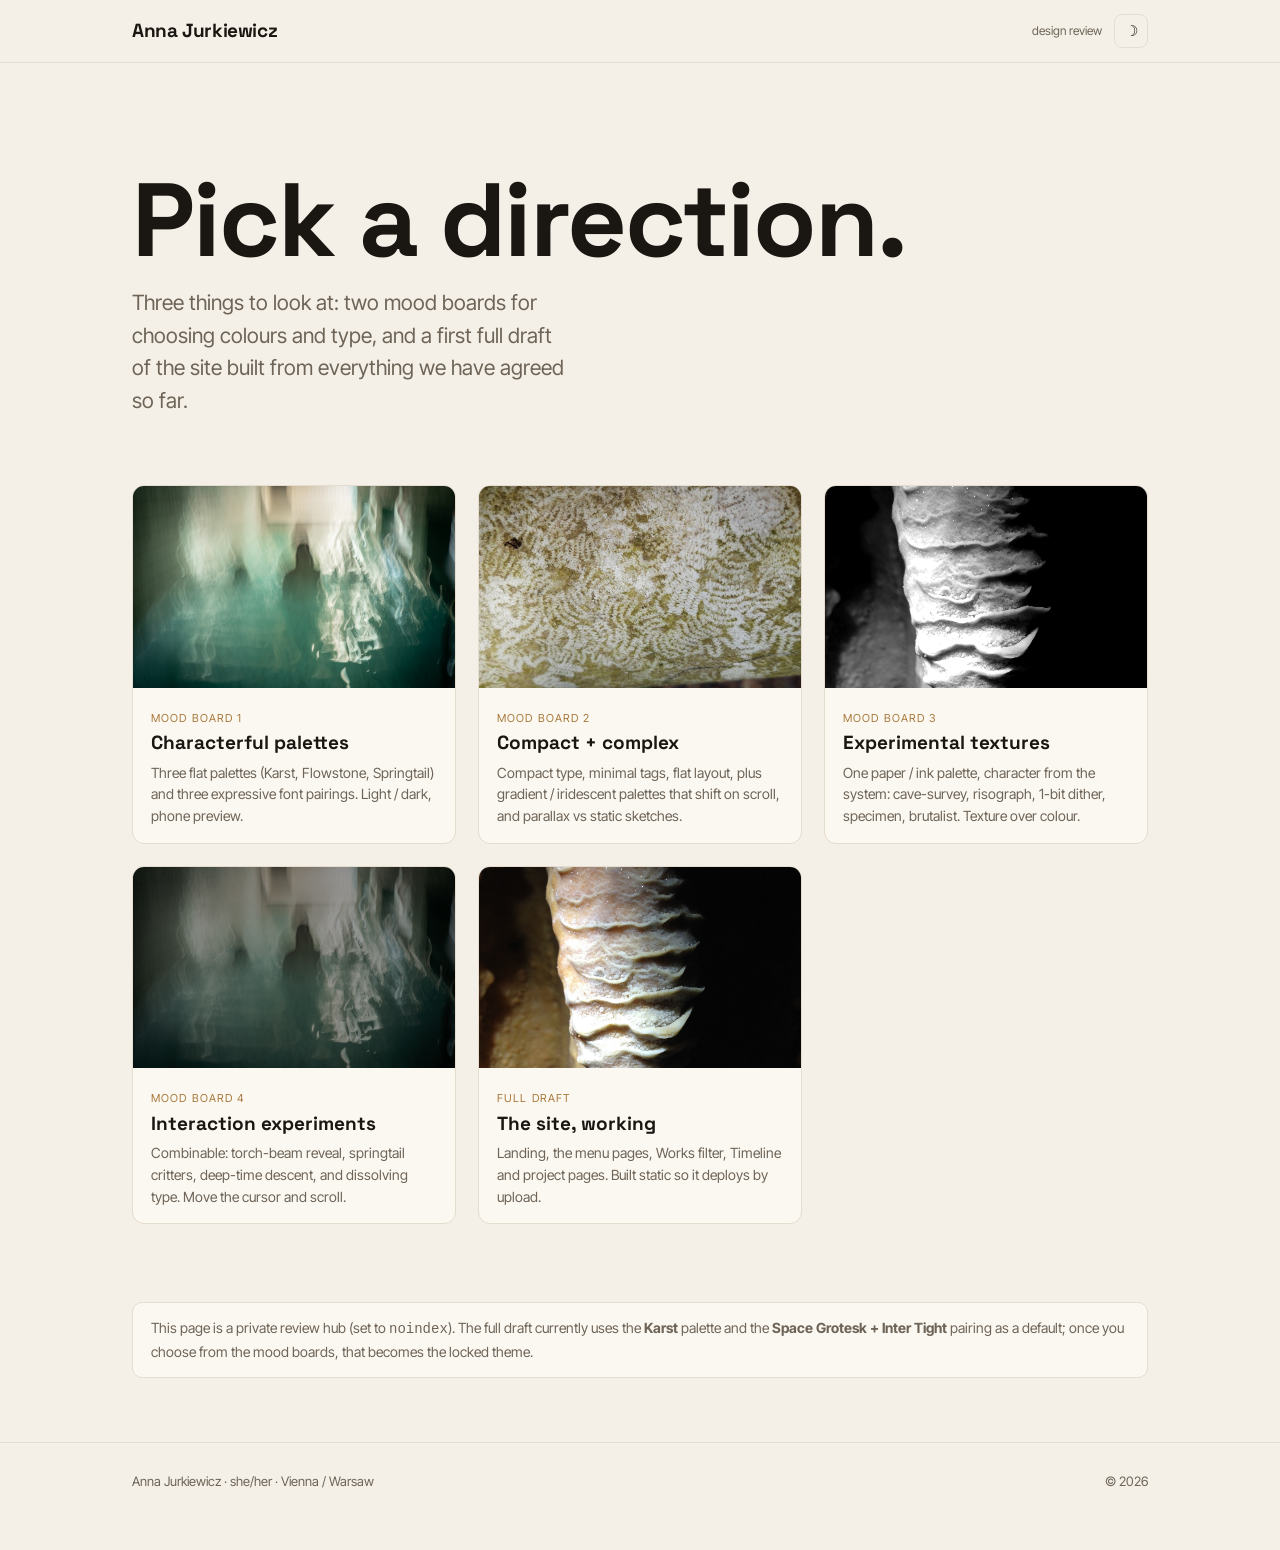
<file: index.html>
<!DOCTYPE html>
<html lang="en">
<head>
<meta charset="utf-8">
<meta name="viewport" content="width=device-width, initial-scale=1">
<title>Anna Jurkiewicz — design review</title>
<meta name="robots" content="noindex">
<script>(function(){try{var t=localStorage.getItem('theme');if(!t){t=matchMedia('(prefers-color-scheme: dark)').matches?'dark':'light';}document.documentElement.setAttribute('data-theme',t);}catch(e){}})();</script>
<link rel="stylesheet" href="css/site.css">
</head>
<body>

<header class="nav"><div class="wrap">
  <a class="brand" href="index.html">Anna Jurkiewicz</a>
  <span class="navright">
    <span class="lang">design review</span>
    <button class="iconbtn" id="theme" aria-label="toggle theme">☽</button>
  </span>
</div></header>

<main class="wrap">
  <section class="hero">
    <h1 class="display">Pick a direction.</h1>
    <p class="tagline">Three things to look at: two mood boards for choosing colours and type, and a first full draft of the site built from everything we have agreed so far.</p>
  </section>

  <section class="section" style="padding-top:8px;">
    <div class="hub">
      <a class="hubcard" href="moodboard.html">
        <div class="thumb" style="background-image:url(assets/tallatom.jpg)"></div>
        <div class="body"><span class="tag-pill">Mood board 1</span><h3>Characterful palettes</h3><p>Three flat palettes (Karst, Flowstone, Springtail) and three expressive font pairings. Light / dark, phone preview.</p></div>
      </a>
      <a class="hubcard" href="moodboard-2.html">
        <div class="thumb" style="background-image:url(assets/springtail.jpg)"></div>
        <div class="body"><span class="tag-pill">Mood board 2</span><h3>Compact + complex</h3><p>Compact type, minimal tags, flat layout, plus gradient / iridescent palettes that shift on scroll, and parallax vs static sketches.</p></div>
      </a>
      <a class="hubcard" href="moodboard-3.html">
        <div class="thumb" style="background-image:url(assets/flowstone.jpg); filter:grayscale(1) contrast(1.12)"></div>
        <div class="body"><span class="tag-pill">Mood board 3</span><h3>Experimental textures</h3><p>One paper / ink palette, character from the system: cave-survey, risograph, 1-bit dither, specimen, brutalist. Texture over colour.</p></div>
      </a>
      <a class="hubcard" href="moodboard-4.html">
        <div class="thumb" style="background-image:url(assets/tallatom.jpg); filter:brightness(.6) grayscale(.3)"></div>
        <div class="body"><span class="tag-pill">Mood board 4</span><h3>Interaction experiments</h3><p>Combinable: torch-beam reveal, springtail critters, deep-time descent, and dissolving type. Move the cursor and scroll.</p></div>
      </a>
      <a class="hubcard" href="draft/index.html">
        <div class="thumb" style="background-image:url(assets/flowstone.jpg)"></div>
        <div class="body"><span class="tag-pill">Full draft</span><h3>The site, working</h3><p>Landing, the menu pages, Works filter, Timeline and project pages. Built static so it deploys by upload.</p></div>
      </a>
    </div>
  </section>

  <section class="section">
    <p class="note">This page is a private review hub (set to <code>noindex</code>). The full draft currently uses the <b>Karst</b> palette and the <b>Space Grotesk + Inter Tight</b> pairing as a default; once you choose from the mood boards, that becomes the locked theme.</p>
  </section>
</main>

<footer class="footer"><div class="wrap">
  <span>Anna Jurkiewicz · she/her · Vienna / Warsaw</span>
  <span>&copy; <span id="year"></span></span>
</div></footer>

<script src="js/site.js"></script>
</body>
</html>
</file>
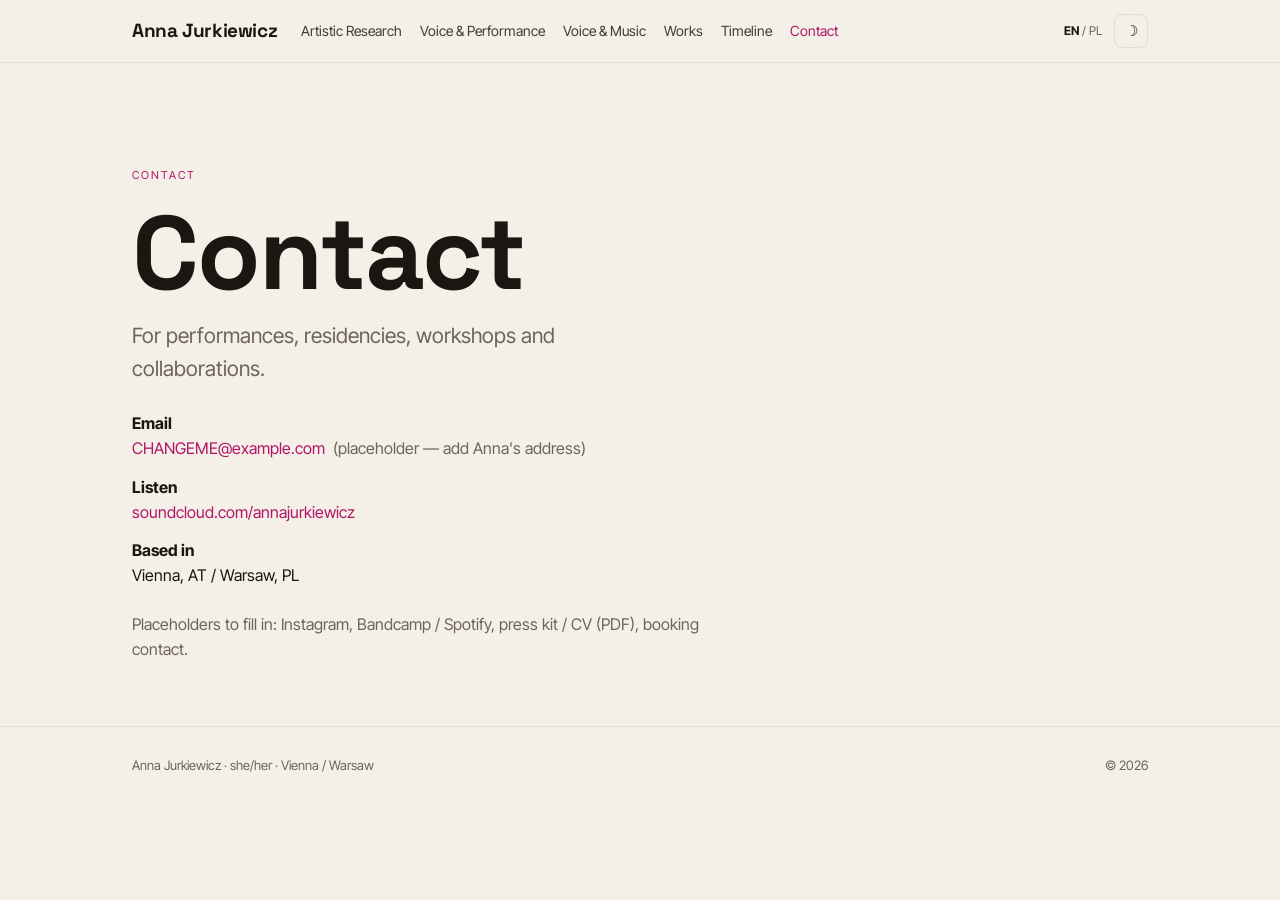
<file: draft/contact.html>
<!DOCTYPE html>
<html lang="en">
<head>
<meta charset="utf-8">
<meta name="viewport" content="width=device-width, initial-scale=1">
<title>Contact — Anna Jurkiewicz</title>
<script>(function(){try{var t=localStorage.getItem('theme');if(!t){t=matchMedia('(prefers-color-scheme: dark)').matches?'dark':'light';}document.documentElement.setAttribute('data-theme',t);}catch(e){}})();</script>
<link rel="stylesheet" href="../css/site.css">
</head>
<body>

<header class="nav"><div class="wrap">
  <a class="brand" href="index.html">Anna Jurkiewicz</a>
  <nav class="menu" id="menu">
    <a href="research.html">Artistic Research</a>
    <a href="voice-performance.html">Voice &amp; Performance</a>
    <a href="voice-music.html">Voice &amp; Music</a>
    <a href="works.html">Works</a>
    <a href="timeline.html">Timeline</a>
    <a href="contact.html" aria-current="page">Contact</a>
  </nav>
  <span class="navright">
    <span class="lang"><b>EN</b> / PL</span>
    <button class="iconbtn" id="theme" aria-label="toggle theme">☽</button>
    <button class="burger" id="burger" aria-label="menu" aria-expanded="false"><span></span><span></span><span></span></button>
  </span>
</div></header>

<main class="wrap">
  <section class="hero" style="padding-bottom:8px;">
    <p class="kicker">Contact</p>
    <h1 class="display">Contact</h1>
    <p class="tagline">For performances, residencies, workshops and collaborations.</p>
  </section>

  <section class="section" style="padding-top:18px;">
    <div class="prose">
      <p><b>Email</b><br><a href="mailto:CHANGEME@example.com">CHANGEME@example.com</a> &nbsp;<span class="muted">(placeholder — add Anna's address)</span></p>
      <p><b>Listen</b><br><a href="https://soundcloud.com/annajurkiewicz">soundcloud.com/annajurkiewicz</a></p>
      <p><b>Based in</b><br>Vienna, AT / Warsaw, PL</p>
      <p class="muted" style="margin-top:24px;">Placeholders to fill in: Instagram, Bandcamp / Spotify, press kit / CV (PDF), booking contact.</p>
    </div>
  </section>
</main>

<footer class="footer"><div class="wrap">
  <span>Anna Jurkiewicz · she/her · Vienna / Warsaw</span>
  <span>&copy; <span id="year"></span></span>
</div></footer>

<script src="../js/site.js"></script>
</body>
</html>
</file>
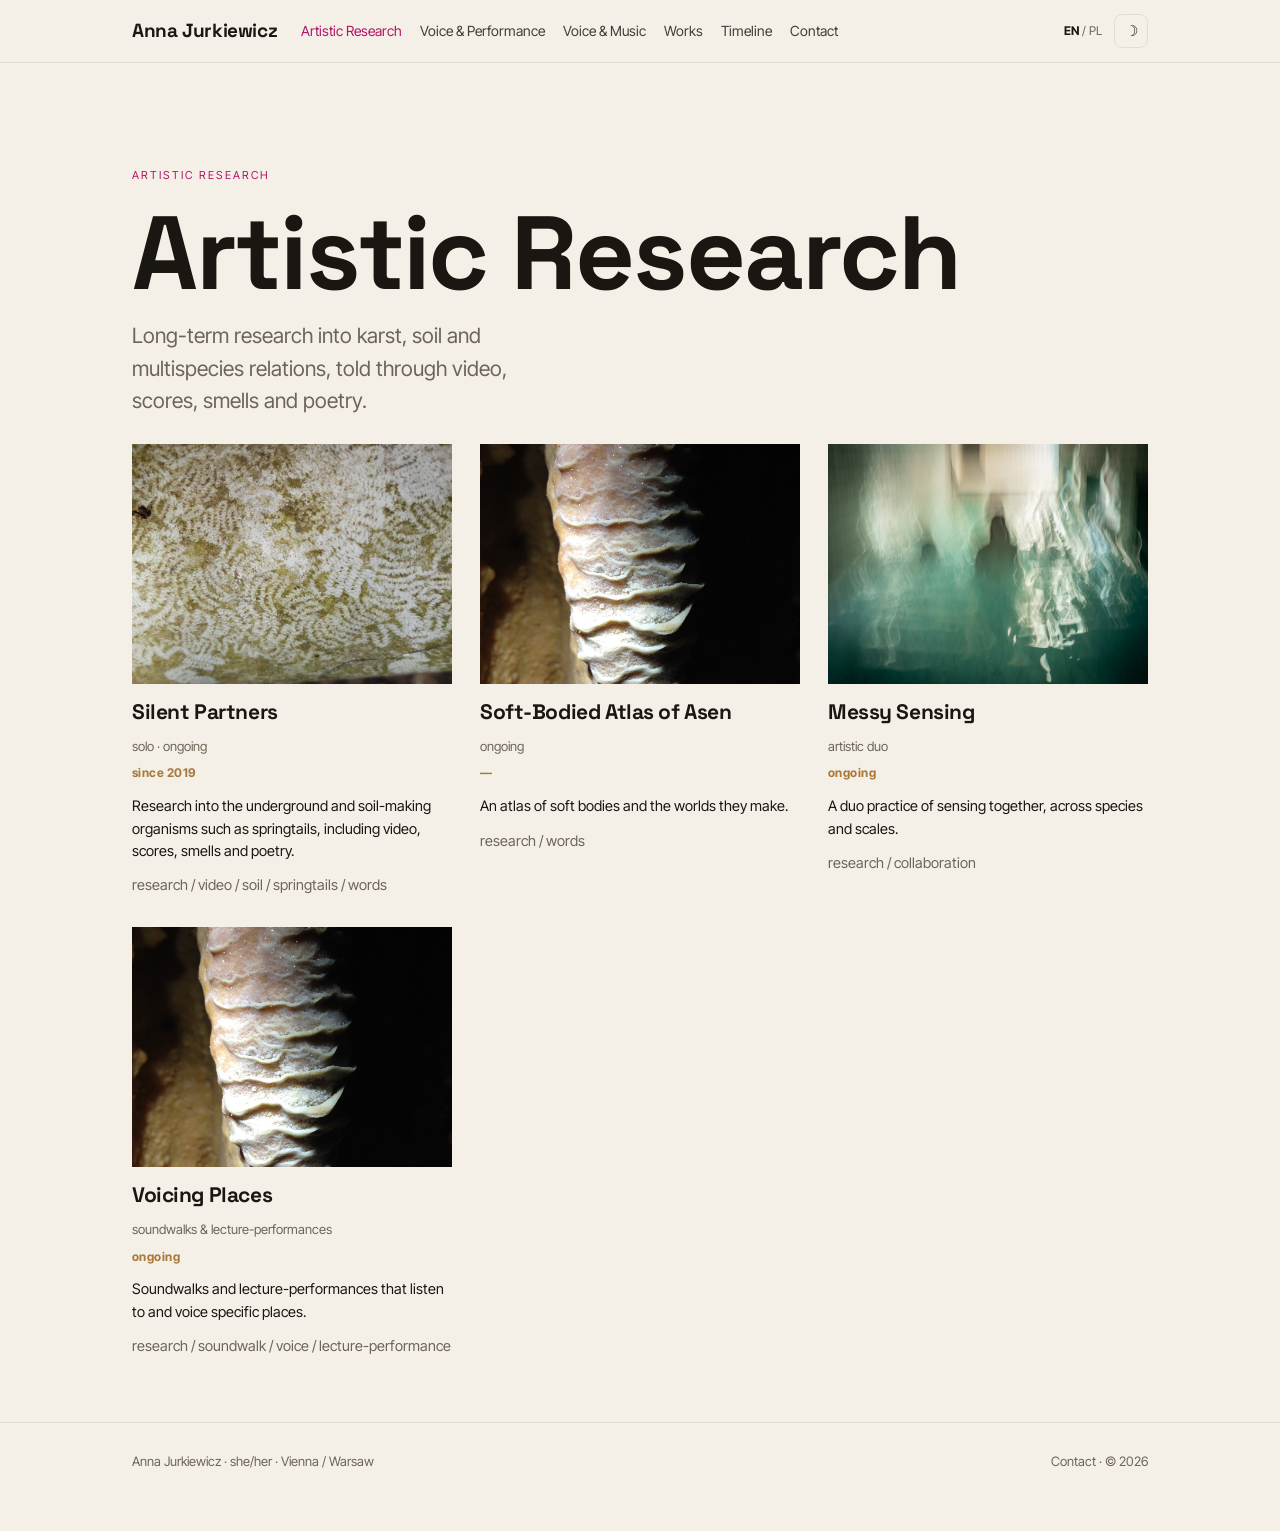
<file: draft/research.html>
<!DOCTYPE html>
<html lang="en">
<head>
<meta charset="utf-8">
<meta name="viewport" content="width=device-width, initial-scale=1">
<title>Artistic Research — Anna Jurkiewicz</title>
<script>(function(){try{var t=localStorage.getItem('theme');if(!t){t=matchMedia('(prefers-color-scheme: dark)').matches?'dark':'light';}document.documentElement.setAttribute('data-theme',t);}catch(e){}})();</script>
<link rel="stylesheet" href="../css/site.css">
</head>
<body>

<header class="nav"><div class="wrap">
  <a class="brand" href="index.html">Anna Jurkiewicz</a>
  <nav class="menu" id="menu">
    <a href="research.html" aria-current="page">Artistic Research</a>
    <a href="voice-performance.html">Voice &amp; Performance</a>
    <a href="voice-music.html">Voice &amp; Music</a>
    <a href="works.html">Works</a>
    <a href="timeline.html">Timeline</a>
    <a href="contact.html">Contact</a>
  </nav>
  <span class="navright">
    <span class="lang"><b>EN</b> / PL</span>
    <button class="iconbtn" id="theme" aria-label="toggle theme">☽</button>
    <button class="burger" id="burger" aria-label="menu" aria-expanded="false"><span></span><span></span><span></span></button>
  </span>
</div></header>

<main class="wrap">
  <section class="hero" style="padding-bottom:8px;">
    <p class="kicker">Artistic Research</p>
    <h1 class="display">Artistic Research</h1>
    <p class="tagline">Long-term research into karst, soil and multispecies relations, told through video, scores, smells and poetry.</p>
  </section>

  <section class="section" style="padding-top:18px;">
    <div class="grid">

      <article class="preview">
        <img class="pimg" src="../assets/springtail.jpg" alt="Silent Partners">
        <h3>Silent Partners</h3>
        <div class="with">solo · ongoing</div><div class="yr">since 2019</div>
        <p>Research into the underground and soil-making organisms such as springtails, including video, scores, smells and poetry.</p>
        <p class="metatags">research / video / soil / springtails / words</p>
      </article>

      <article class="preview">
        <img class="pimg" src="../assets/flowstone.jpg" alt="Soft-Bodied Atlas of Asen">
        <h3>Soft-Bodied Atlas of Asen</h3>
        <div class="with">ongoing</div><div class="yr">—</div>
        <p>An atlas of soft bodies and the worlds they make.</p>
        <p class="metatags">research / words</p>
      </article>

      <article class="preview">
        <img class="pimg" src="../assets/tallatom.jpg" alt="Messy Sensing">
        <h3>Messy Sensing</h3>
        <div class="with">artistic duo</div><div class="yr">ongoing</div>
        <p>A duo practice of sensing together, across species and scales.</p>
        <p class="metatags">research / collaboration</p>
      </article>

      <article class="preview">
        <img class="pimg" src="../assets/flowstone.jpg" alt="Voicing Places">
        <h3>Voicing Places</h3>
        <div class="with">soundwalks &amp; lecture-performances</div><div class="yr">ongoing</div>
        <p>Soundwalks and lecture-performances that listen to and voice specific places.</p>
        <p class="metatags">research / soundwalk / voice / lecture-performance</p>
      </article>

    </div>
  </section>
</main>

<footer class="footer"><div class="wrap">
  <span>Anna Jurkiewicz · she/her · Vienna / Warsaw</span>
  <span><a href="contact.html">Contact</a> · &copy; <span id="year"></span></span>
</div></footer>

<script src="../js/site.js"></script>
</body>
</html>
</file>
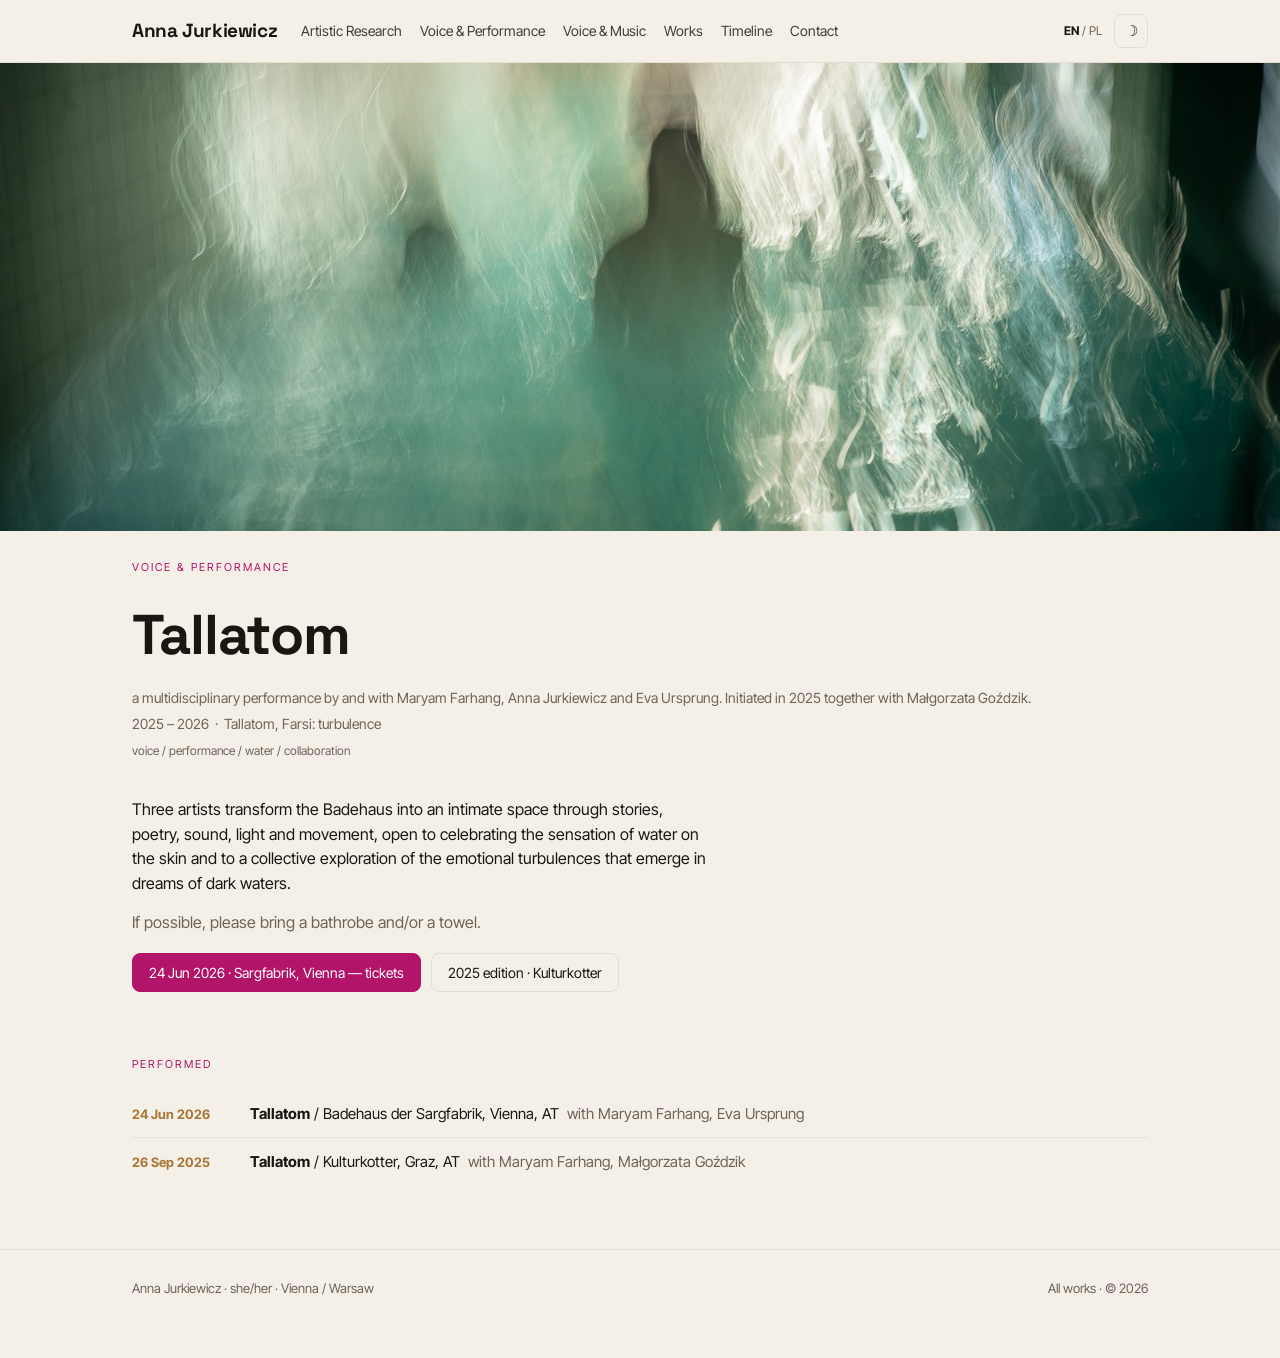
<file: draft/tallatom.html>
<!DOCTYPE html>
<html lang="en">
<head>
<meta charset="utf-8">
<meta name="viewport" content="width=device-width, initial-scale=1">
<title>Tallatom — Anna Jurkiewicz</title>
<script>(function(){try{var t=localStorage.getItem('theme');if(!t){t=matchMedia('(prefers-color-scheme: dark)').matches?'dark':'light';}document.documentElement.setAttribute('data-theme',t);}catch(e){}})();</script>
<link rel="stylesheet" href="../css/site.css">
</head>
<body>

<header class="nav"><div class="wrap">
  <a class="brand" href="index.html">Anna Jurkiewicz</a>
  <nav class="menu" id="menu">
    <a href="research.html">Artistic Research</a>
    <a href="voice-performance.html">Voice &amp; Performance</a>
    <a href="voice-music.html">Voice &amp; Music</a>
    <a href="works.html">Works</a>
    <a href="timeline.html">Timeline</a>
    <a href="contact.html">Contact</a>
  </nav>
  <span class="navright">
    <span class="lang"><b>EN</b> / PL</span>
    <button class="iconbtn" id="theme" aria-label="toggle theme">☽</button>
    <button class="burger" id="burger" aria-label="menu" aria-expanded="false"><span></span><span></span><span></span></button>
  </span>
</div></header>

<div class="project-hero"><img src="../assets/tallatom.jpg" alt="Tallatom — multidisciplinary performance"></div>

<main class="wrap">
  <section class="project-head">
    <p class="kicker"><a href="voice-performance.html">Voice &amp; Performance</a></p>
    <h1>Tallatom</h1>
    <p class="project-meta">a multidisciplinary performance by and with Maryam Farhang, Anna Jurkiewicz and Eva Ursprung. Initiated in 2025 together with Małgorzata Goździk.</p>
    <p class="project-meta">2025 – 2026 &nbsp;·&nbsp; <span class="muted">Tallatom, Farsi: turbulence</span></p>
    <p class="metatags" style="margin-top:8px;">voice / performance / water / collaboration</p>
  </section>

  <section class="section" style="padding-top:24px;">
    <div class="prose">
      <p>Three artists transform the Badehaus into an intimate space through stories, poetry, sound, light and movement, open to celebrating the sensation of water on the skin and to a collective exploration of the emotional turbulences that emerge in dreams of dark waters.</p>
      <p><span class="muted">If possible, please bring a bathrobe and/or a towel.</span></p>
    </div>
    <div class="linkrow">
      <a class="btn solid" href="https://sargfabrik.at/veranstaltungen/30-jahre-sargfabrik-2406">24 Jun 2026 · Sargfabrik, Vienna — tickets</a>
      <a class="btn" href="https://kulturkotter.at/tallatom/">2025 edition · Kulturkotter</a>
    </div>
  </section>

  <section class="section">
    <p class="kicker">Performed</p>
    <div class="events">
      <div class="ev"><span class="d">24 Jun 2026</span><span class="w"><b>Tallatom</b> / Badehaus der Sargfabrik, Vienna, AT &nbsp;<span class="muted">with Maryam Farhang, Eva Ursprung</span></span></div>
      <div class="ev"><span class="d">26 Sep 2025</span><span class="w"><b>Tallatom</b> / Kulturkotter, Graz, AT &nbsp;<span class="muted">with Maryam Farhang, Małgorzata Goździk</span></span></div>
    </div>
  </section>
</main>

<footer class="footer"><div class="wrap">
  <span>Anna Jurkiewicz · she/her · Vienna / Warsaw</span>
  <span><a href="works.html">All works</a> · &copy; <span id="year"></span></span>
</div></footer>

<script src="../js/site.js"></script>
</body>
</html>
</file>
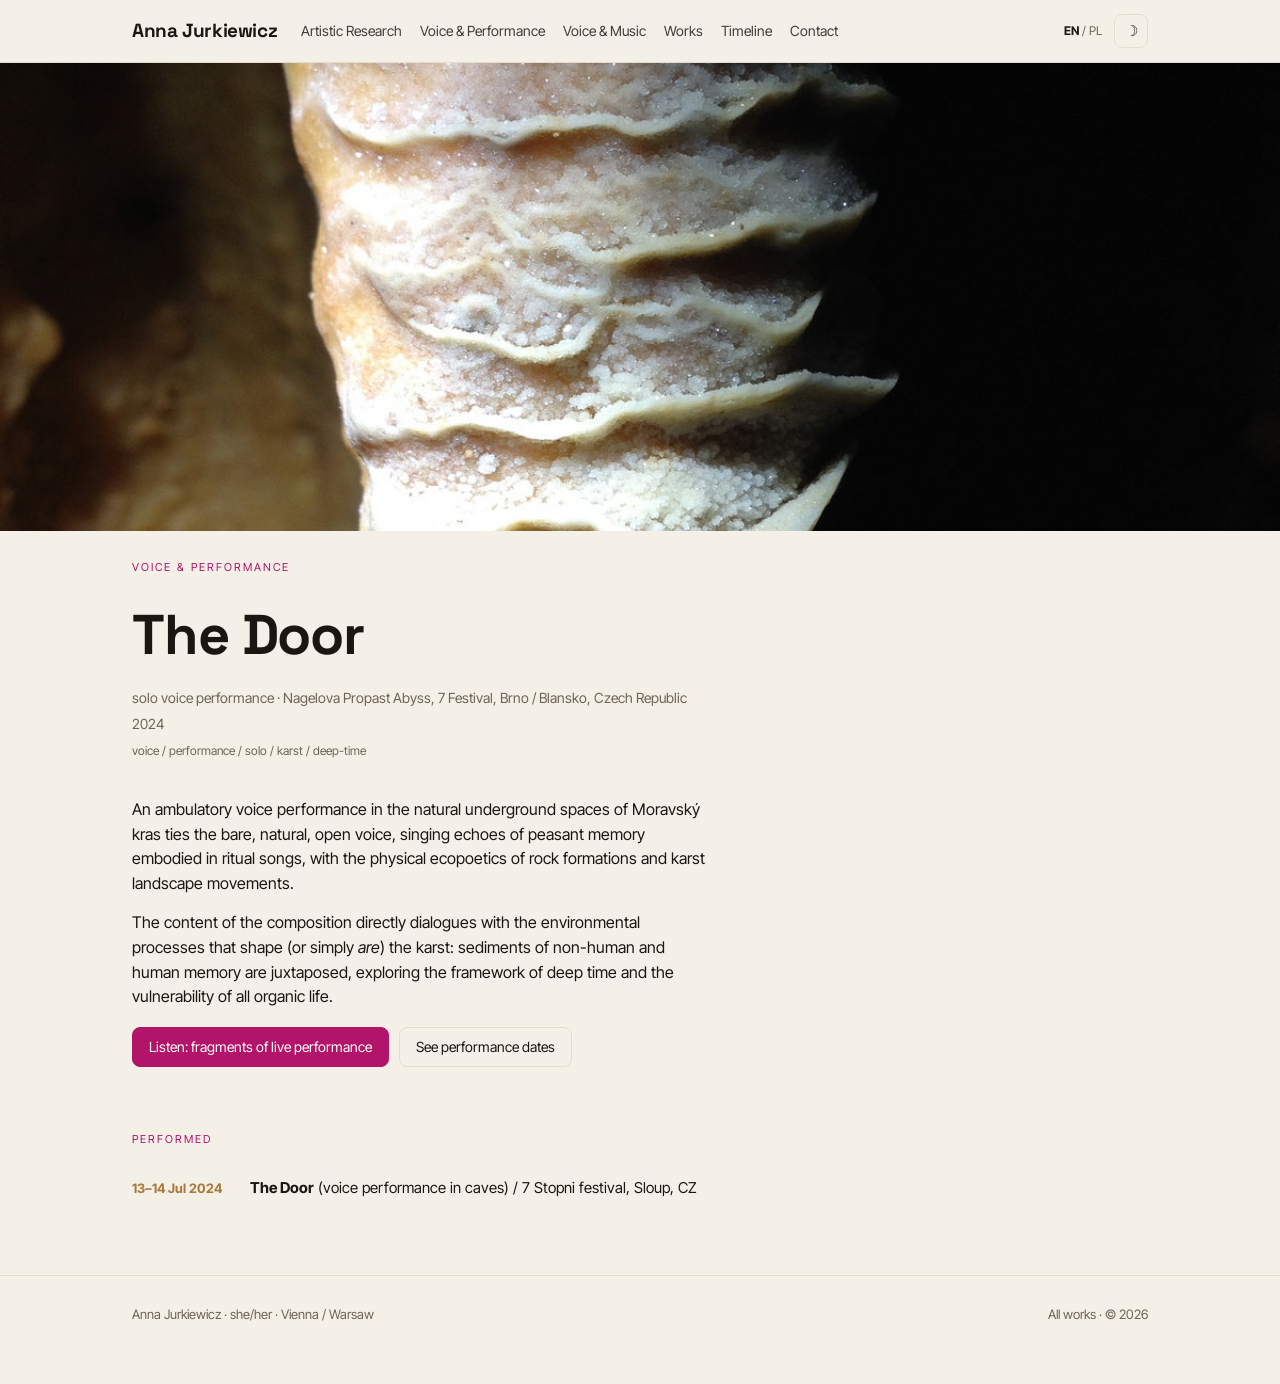
<file: draft/the-door.html>
<!DOCTYPE html>
<html lang="en">
<head>
<meta charset="utf-8">
<meta name="viewport" content="width=device-width, initial-scale=1">
<title>The Door — Anna Jurkiewicz</title>
<script>(function(){try{var t=localStorage.getItem('theme');if(!t){t=matchMedia('(prefers-color-scheme: dark)').matches?'dark':'light';}document.documentElement.setAttribute('data-theme',t);}catch(e){}})();</script>
<link rel="stylesheet" href="../css/site.css">
</head>
<body>

<header class="nav"><div class="wrap">
  <a class="brand" href="index.html">Anna Jurkiewicz</a>
  <nav class="menu" id="menu">
    <a href="research.html">Artistic Research</a>
    <a href="voice-performance.html">Voice &amp; Performance</a>
    <a href="voice-music.html">Voice &amp; Music</a>
    <a href="works.html">Works</a>
    <a href="timeline.html">Timeline</a>
    <a href="contact.html">Contact</a>
  </nav>
  <span class="navright">
    <span class="lang"><b>EN</b> / PL</span>
    <button class="iconbtn" id="theme" aria-label="toggle theme">☽</button>
    <button class="burger" id="burger" aria-label="menu" aria-expanded="false"><span></span><span></span><span></span></button>
  </span>
</div></header>

<div class="project-hero"><img src="../assets/flowstone.jpg" alt="The Door — voice performance in caves"></div>

<main class="wrap">
  <section class="project-head">
    <p class="kicker"><a href="voice-performance.html">Voice &amp; Performance</a></p>
    <h1>The Door</h1>
    <p class="project-meta">solo voice performance · Nagelova Propast Abyss, 7 Festival, Brno / Blansko, Czech Republic</p>
    <p class="project-meta">2024</p>
    <p class="metatags" style="margin-top:8px;">voice / performance / solo / karst / deep-time</p>
  </section>

  <section class="section" style="padding-top:24px;">
    <div class="prose">
      <p>An ambulatory voice performance in the natural underground spaces of Moravský kras ties the bare, natural, open voice, singing echoes of peasant memory embodied in ritual songs, with the physical ecopoetics of rock formations and karst landscape movements.</p>
      <p>The content of the composition directly dialogues with the environmental processes that shape (or simply <em>are</em>) the karst: sediments of non-human and human memory are juxtaposed, exploring the framework of deep time and the vulnerability of all organic life.</p>
    </div>
    <div class="linkrow">
      <a class="btn solid" href="https://soundcloud.com/annajurkiewicz/sets/the-door-solo-voice">Listen: fragments of live performance</a>
      <a class="btn" href="timeline.html">See performance dates</a>
    </div>
  </section>

  <section class="section">
    <p class="kicker">Performed</p>
    <div class="events">
      <div class="ev"><span class="d">13–14 Jul 2024</span><span class="w"><b>The Door</b> (voice performance in caves) / 7 Stopni festival, Sloup, CZ</span></div>
    </div>
  </section>
</main>

<footer class="footer"><div class="wrap">
  <span>Anna Jurkiewicz · she/her · Vienna / Warsaw</span>
  <span><a href="works.html">All works</a> · &copy; <span id="year"></span></span>
</div></footer>

<script src="../js/site.js"></script>
</body>
</html>
</file>
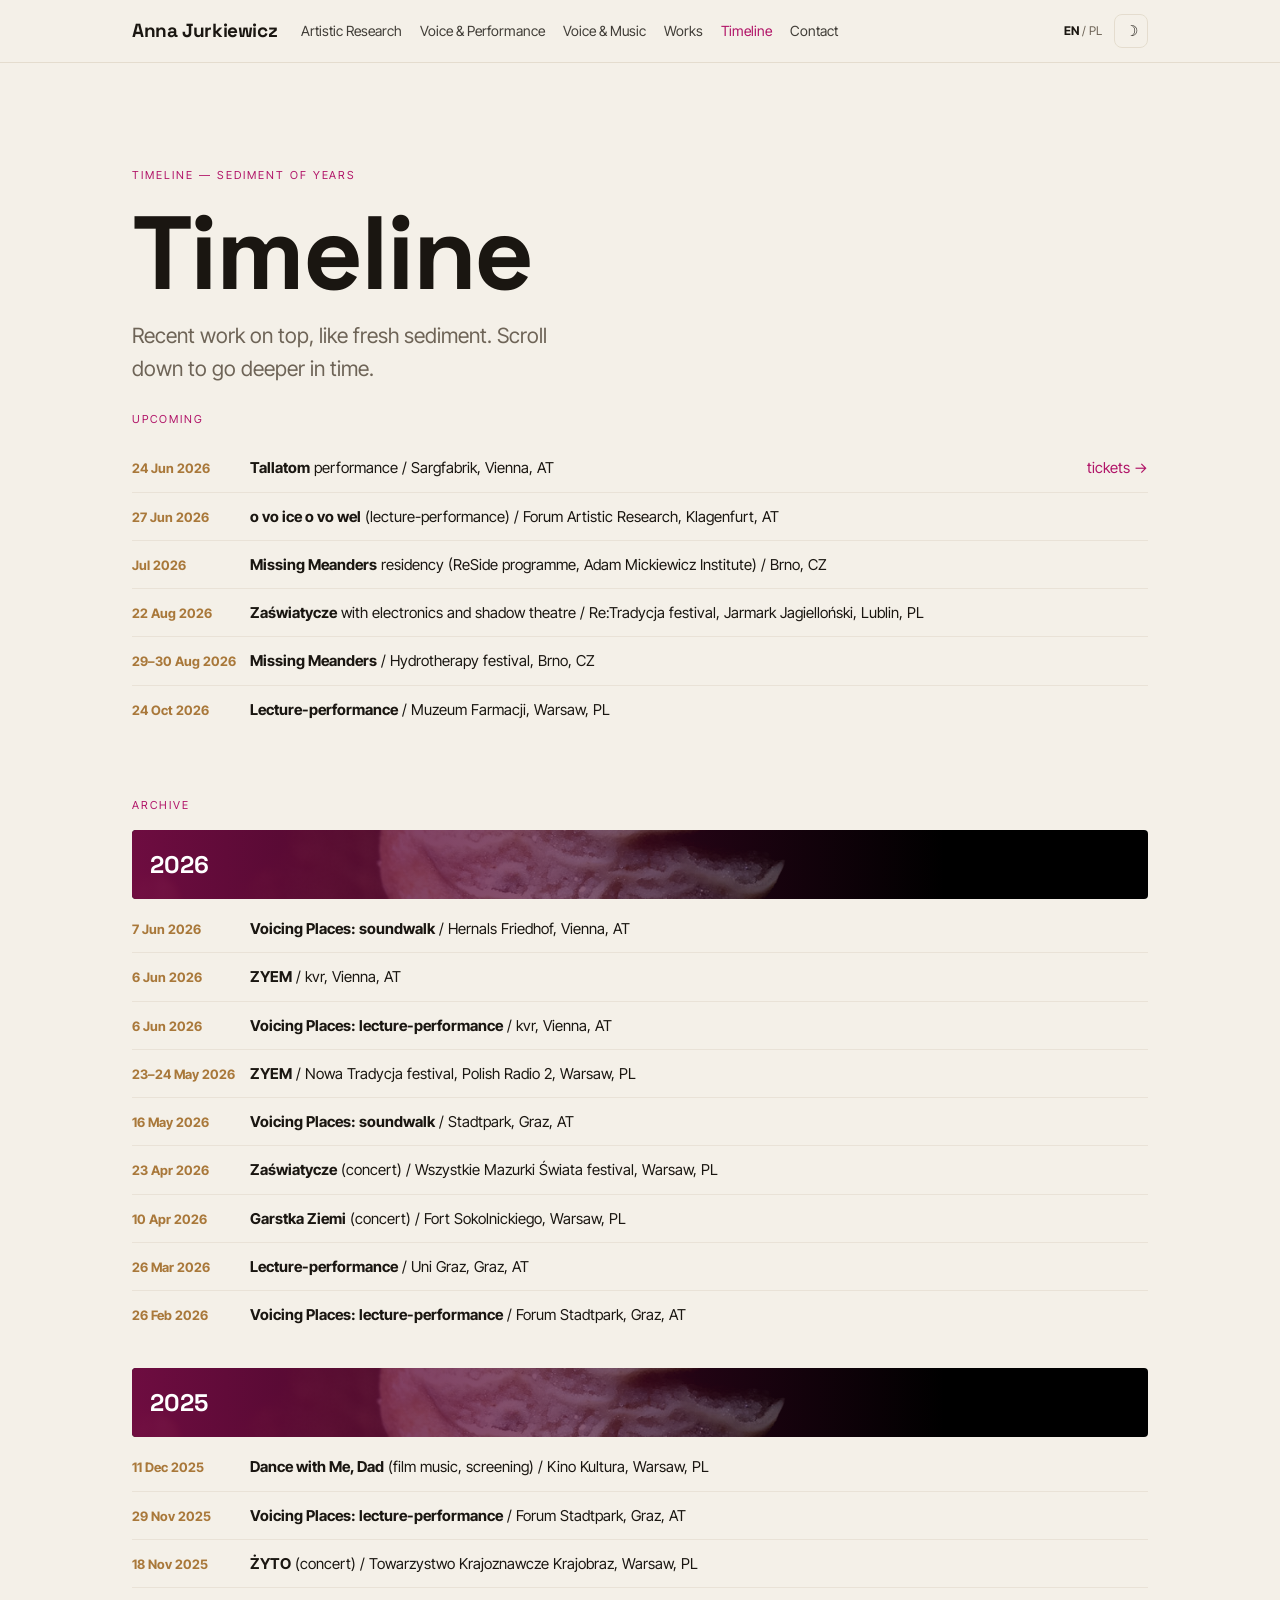
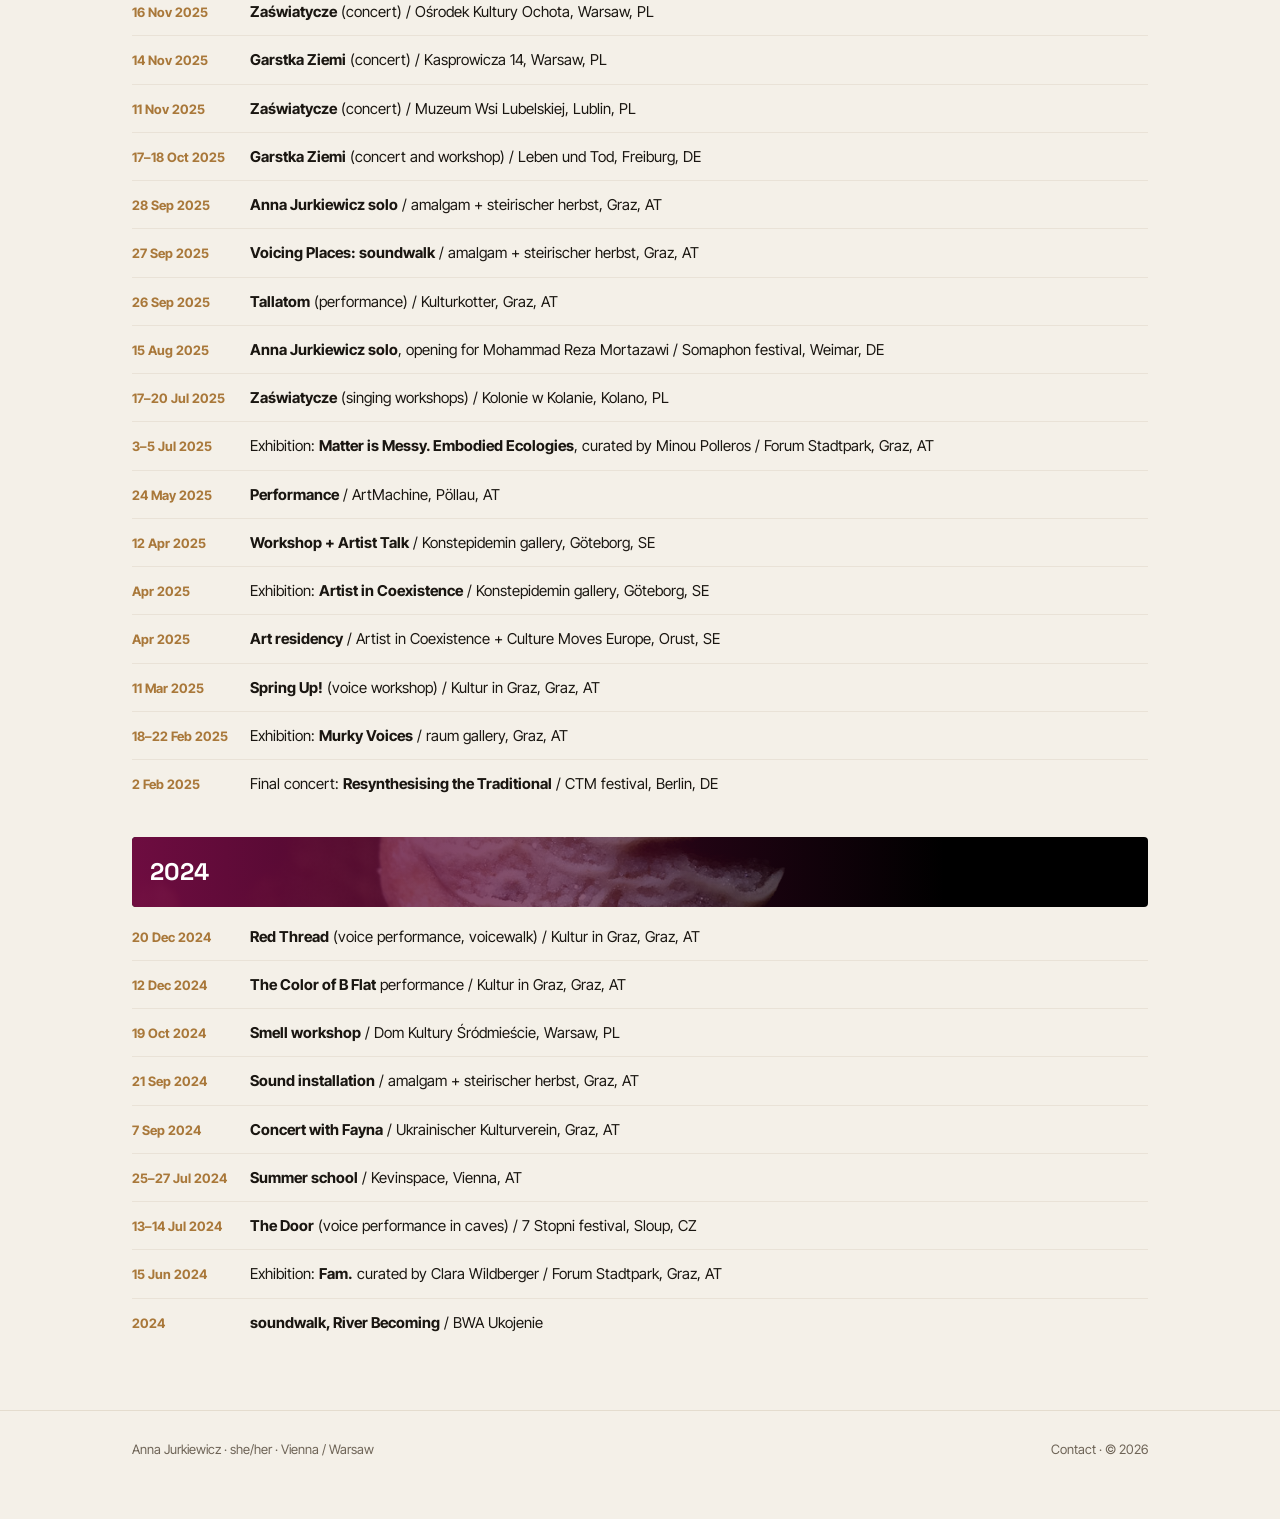
<file: draft/timeline.html>
<!DOCTYPE html>
<html lang="en">
<head>
<meta charset="utf-8">
<meta name="viewport" content="width=device-width, initial-scale=1">
<title>Timeline — Anna Jurkiewicz</title>
<script>(function(){try{var t=localStorage.getItem('theme');if(!t){t=matchMedia('(prefers-color-scheme: dark)').matches?'dark':'light';}document.documentElement.setAttribute('data-theme',t);}catch(e){}})();</script>
<link rel="stylesheet" href="../css/site.css">
</head>
<body>

<header class="nav"><div class="wrap">
  <a class="brand" href="index.html">Anna Jurkiewicz</a>
  <nav class="menu" id="menu">
    <a href="research.html">Artistic Research</a>
    <a href="voice-performance.html">Voice &amp; Performance</a>
    <a href="voice-music.html">Voice &amp; Music</a>
    <a href="works.html">Works</a>
    <a href="timeline.html" aria-current="page">Timeline</a>
    <a href="contact.html">Contact</a>
  </nav>
  <span class="navright">
    <span class="lang"><b>EN</b> / PL</span>
    <button class="iconbtn" id="theme" aria-label="toggle theme">☽</button>
    <button class="burger" id="burger" aria-label="menu" aria-expanded="false"><span></span><span></span><span></span></button>
  </span>
</div></header>

<main class="wrap">
  <section class="hero" style="padding-bottom:8px;">
    <p class="kicker">Timeline — sediment of years</p>
    <h1 class="display">Timeline</h1>
    <p class="tagline">Recent work on top, like fresh sediment. Scroll down to go deeper in time.</p>
  </section>

  <section class="section" style="padding-top:18px;">
    <p class="kicker">Upcoming</p>
    <div class="events">
      <div class="ev"><span class="d">24 Jun 2026</span><span class="w"><b>Tallatom</b> performance / Sargfabrik, Vienna, AT</span><a class="more" href="https://sargfabrik.at/veranstaltungen/30-jahre-sargfabrik-2406">tickets &rarr;</a></div>
      <div class="ev"><span class="d">27 Jun 2026</span><span class="w"><b>o vo ice o vo wel</b> (lecture-performance) / Forum Artistic Research, Klagenfurt, AT</span></div>
      <div class="ev"><span class="d">Jul 2026</span><span class="w"><b>Missing Meanders</b> residency (ReSide programme, Adam Mickiewicz Institute) / Brno, CZ</span></div>
      <div class="ev"><span class="d">22 Aug 2026</span><span class="w"><b>Zaświatycze</b> with electronics and shadow theatre / Re:Tradycja festival, Jarmark Jagielloński, Lublin, PL</span></div>
      <div class="ev"><span class="d">29–30 Aug 2026</span><span class="w"><b>Missing Meanders</b> / Hydrotherapy festival, Brno, CZ</span></div>
      <div class="ev"><span class="d">24 Oct 2026</span><span class="w"><b>Lecture-performance</b> / Muzeum Farmacji, Warsaw, PL</span></div>
    </div>
  </section>

  <section class="section">
    <p class="kicker">Archive</p>
    <div class="strata"><div class="band"><span class="yrn">2026</span></div></div>
    <div class="events" style="margin-top:6px;">
      <div class="ev"><span class="d">7 Jun 2026</span><span class="w"><b>Voicing Places: soundwalk</b> / Hernals Friedhof, Vienna, AT</span></div>
      <div class="ev"><span class="d">6 Jun 2026</span><span class="w"><b>ZYEM</b> / kvr, Vienna, AT</span></div>
      <div class="ev"><span class="d">6 Jun 2026</span><span class="w"><b>Voicing Places: lecture-performance</b> / kvr, Vienna, AT</span></div>
      <div class="ev"><span class="d">23–24 May 2026</span><span class="w"><b>ZYEM</b> / Nowa Tradycja festival, Polish Radio 2, Warsaw, PL</span></div>
      <div class="ev"><span class="d">16 May 2026</span><span class="w"><b>Voicing Places: soundwalk</b> / Stadtpark, Graz, AT</span></div>
      <div class="ev"><span class="d">23 Apr 2026</span><span class="w"><b>Zaświatycze</b> (concert) / Wszystkie Mazurki Świata festival, Warsaw, PL</span></div>
      <div class="ev"><span class="d">10 Apr 2026</span><span class="w"><b>Garstka Ziemi</b> (concert) / Fort Sokolnickiego, Warsaw, PL</span></div>
      <div class="ev"><span class="d">26 Mar 2026</span><span class="w"><b>Lecture-performance</b> / Uni Graz, Graz, AT</span></div>
      <div class="ev"><span class="d">26 Feb 2026</span><span class="w"><b>Voicing Places: lecture-performance</b> / Forum Stadtpark, Graz, AT</span></div>
    </div>

    <div class="strata" style="margin-top:30px;"><div class="band"><span class="yrn">2025</span></div></div>
    <div class="events" style="margin-top:6px;">
      <div class="ev"><span class="d">11 Dec 2025</span><span class="w"><b>Dance with Me, Dad</b> (film music, screening) / Kino Kultura, Warsaw, PL</span></div>
      <div class="ev"><span class="d">29 Nov 2025</span><span class="w"><b>Voicing Places: lecture-performance</b> / Forum Stadtpark, Graz, AT</span></div>
      <div class="ev"><span class="d">18 Nov 2025</span><span class="w"><b>ŻYTO</b> (concert) / Towarzystwo Krajoznawcze Krajobraz, Warsaw, PL</span></div>
      <div class="ev"><span class="d">16 Nov 2025</span><span class="w"><b>Zaświatycze</b> (concert) / Ośrodek Kultury Ochota, Warsaw, PL</span></div>
      <div class="ev"><span class="d">14 Nov 2025</span><span class="w"><b>Garstka Ziemi</b> (concert) / Kasprowicza 14, Warsaw, PL</span></div>
      <div class="ev"><span class="d">11 Nov 2025</span><span class="w"><b>Zaświatycze</b> (concert) / Muzeum Wsi Lubelskiej, Lublin, PL</span></div>
      <div class="ev"><span class="d">17–18 Oct 2025</span><span class="w"><b>Garstka Ziemi</b> (concert and workshop) / Leben und Tod, Freiburg, DE</span></div>
      <div class="ev"><span class="d">28 Sep 2025</span><span class="w"><b>Anna Jurkiewicz solo</b> / amalgam + steirischer herbst, Graz, AT</span></div>
      <div class="ev"><span class="d">27 Sep 2025</span><span class="w"><b>Voicing Places: soundwalk</b> / amalgam + steirischer herbst, Graz, AT</span></div>
      <div class="ev"><span class="d">26 Sep 2025</span><span class="w"><b>Tallatom</b> (performance) / Kulturkotter, Graz, AT</span></div>
      <div class="ev"><span class="d">15 Aug 2025</span><span class="w"><b>Anna Jurkiewicz solo</b>, opening for Mohammad Reza Mortazawi / Somaphon festival, Weimar, DE</span></div>
      <div class="ev"><span class="d">17–20 Jul 2025</span><span class="w"><b>Zaświatycze</b> (singing workshops) / Kolonie w Kolanie, Kolano, PL</span></div>
      <div class="ev"><span class="d">3–5 Jul 2025</span><span class="w">Exhibition: <b>Matter is Messy. Embodied Ecologies</b>, curated by Minou Polleros / Forum Stadtpark, Graz, AT</span></div>
      <div class="ev"><span class="d">24 May 2025</span><span class="w"><b>Performance</b> / ArtMachine, Pöllau, AT</span></div>
      <div class="ev"><span class="d">12 Apr 2025</span><span class="w"><b>Workshop + Artist Talk</b> / Konstepidemin gallery, Göteborg, SE</span></div>
      <div class="ev"><span class="d">Apr 2025</span><span class="w">Exhibition: <b>Artist in Coexistence</b> / Konstepidemin gallery, Göteborg, SE</span></div>
      <div class="ev"><span class="d">Apr 2025</span><span class="w"><b>Art residency</b> / Artist in Coexistence + Culture Moves Europe, Orust, SE</span></div>
      <div class="ev"><span class="d">11 Mar 2025</span><span class="w"><b>Spring Up!</b> (voice workshop) / Kultur in Graz, Graz, AT</span></div>
      <div class="ev"><span class="d">18–22 Feb 2025</span><span class="w">Exhibition: <b>Murky Voices</b> / raum gallery, Graz, AT</span></div>
      <div class="ev"><span class="d">2 Feb 2025</span><span class="w">Final concert: <b>Resynthesising the Traditional</b> / CTM festival, Berlin, DE</span></div>
    </div>

    <div class="strata" style="margin-top:30px;"><div class="band"><span class="yrn">2024</span></div></div>
    <div class="events" style="margin-top:6px;">
      <div class="ev"><span class="d">20 Dec 2024</span><span class="w"><b>Red Thread</b> (voice performance, voicewalk) / Kultur in Graz, Graz, AT</span></div>
      <div class="ev"><span class="d">12 Dec 2024</span><span class="w"><b>The Color of B Flat</b> performance / Kultur in Graz, Graz, AT</span></div>
      <div class="ev"><span class="d">19 Oct 2024</span><span class="w"><b>Smell workshop</b> / Dom Kultury Śródmieście, Warsaw, PL</span></div>
      <div class="ev"><span class="d">21 Sep 2024</span><span class="w"><b>Sound installation</b> / amalgam + steirischer herbst, Graz, AT</span></div>
      <div class="ev"><span class="d">7 Sep 2024</span><span class="w"><b>Concert with Fayna</b> / Ukrainischer Kulturverein, Graz, AT</span></div>
      <div class="ev"><span class="d">25–27 Jul 2024</span><span class="w"><b>Summer school</b> / Kevinspace, Vienna, AT</span></div>
      <div class="ev"><span class="d">13–14 Jul 2024</span><span class="w"><b>The Door</b> (voice performance in caves) / 7 Stopni festival, Sloup, CZ</span></div>
      <div class="ev"><span class="d">15 Jun 2024</span><span class="w">Exhibition: <b>Fam.</b> curated by Clara Wildberger / Forum Stadtpark, Graz, AT</span></div>
      <div class="ev"><span class="d">2024</span><span class="w"><b>soundwalk, River Becoming</b> / BWA Ukojenie</span></div>
    </div>
  </section>
</main>

<footer class="footer"><div class="wrap">
  <span>Anna Jurkiewicz · she/her · Vienna / Warsaw</span>
  <span><a href="contact.html">Contact</a> · &copy; <span id="year"></span></span>
</div></footer>

<script src="../js/site.js"></script>
</body>
</html>
</file>
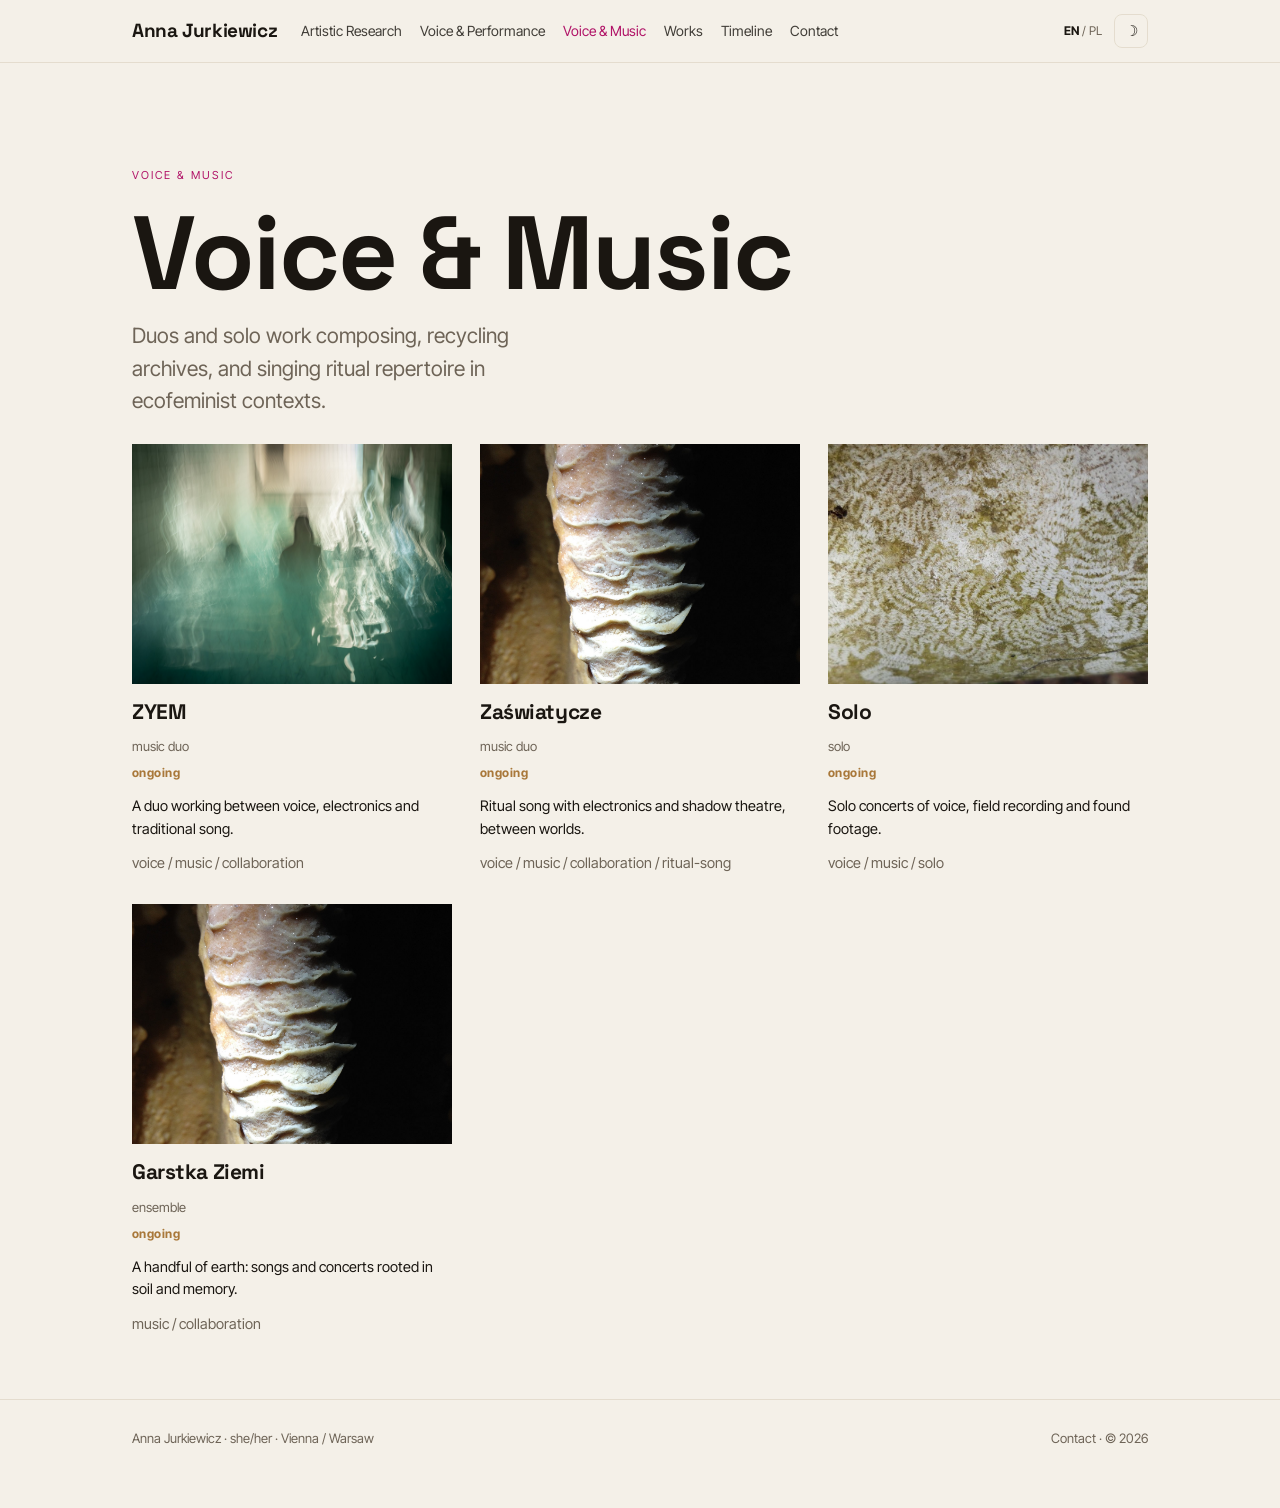
<file: draft/voice-music.html>
<!DOCTYPE html>
<html lang="en">
<head>
<meta charset="utf-8">
<meta name="viewport" content="width=device-width, initial-scale=1">
<title>Voice &amp; Music — Anna Jurkiewicz</title>
<script>(function(){try{var t=localStorage.getItem('theme');if(!t){t=matchMedia('(prefers-color-scheme: dark)').matches?'dark':'light';}document.documentElement.setAttribute('data-theme',t);}catch(e){}})();</script>
<link rel="stylesheet" href="../css/site.css">
</head>
<body>

<header class="nav"><div class="wrap">
  <a class="brand" href="index.html">Anna Jurkiewicz</a>
  <nav class="menu" id="menu">
    <a href="research.html">Artistic Research</a>
    <a href="voice-performance.html">Voice &amp; Performance</a>
    <a href="voice-music.html" aria-current="page">Voice &amp; Music</a>
    <a href="works.html">Works</a>
    <a href="timeline.html">Timeline</a>
    <a href="contact.html">Contact</a>
  </nav>
  <span class="navright">
    <span class="lang"><b>EN</b> / PL</span>
    <button class="iconbtn" id="theme" aria-label="toggle theme">☽</button>
    <button class="burger" id="burger" aria-label="menu" aria-expanded="false"><span></span><span></span><span></span></button>
  </span>
</div></header>

<main class="wrap">
  <section class="hero" style="padding-bottom:8px;">
    <p class="kicker">Voice &amp; Music</p>
    <h1 class="display">Voice &amp; Music</h1>
    <p class="tagline">Duos and solo work composing, recycling archives, and singing ritual repertoire in ecofeminist contexts.</p>
  </section>

  <section class="section" style="padding-top:18px;">
    <div class="grid">

      <article class="preview">
        <img class="pimg" src="../assets/tallatom.jpg" alt="ZYEM">
        <h3>ZYEM</h3>
        <div class="with">music duo</div><div class="yr">ongoing</div>
        <p>A duo working between voice, electronics and traditional song.</p>
        <p class="metatags">voice / music / collaboration</p>
      </article>

      <article class="preview">
        <img class="pimg" src="../assets/flowstone.jpg" alt="Zaświatycze">
        <h3>Zaświatycze</h3>
        <div class="with">music duo</div><div class="yr">ongoing</div>
        <p>Ritual song with electronics and shadow theatre, between worlds.</p>
        <p class="metatags">voice / music / collaboration / ritual-song</p>
      </article>

      <article class="preview">
        <img class="pimg" src="../assets/springtail.jpg" alt="Solo">
        <h3>Solo</h3>
        <div class="with">solo</div><div class="yr">ongoing</div>
        <p>Solo concerts of voice, field recording and found footage.</p>
        <p class="metatags">voice / music / solo</p>
      </article>

      <article class="preview">
        <img class="pimg" src="../assets/flowstone.jpg" alt="Garstka Ziemi">
        <h3>Garstka Ziemi</h3>
        <div class="with">ensemble</div><div class="yr">ongoing</div>
        <p>A handful of earth: songs and concerts rooted in soil and memory.</p>
        <p class="metatags">music / collaboration</p>
      </article>

    </div>
  </section>
</main>

<footer class="footer"><div class="wrap">
  <span>Anna Jurkiewicz · she/her · Vienna / Warsaw</span>
  <span><a href="contact.html">Contact</a> · &copy; <span id="year"></span></span>
</div></footer>

<script src="../js/site.js"></script>
</body>
</html>
</file>
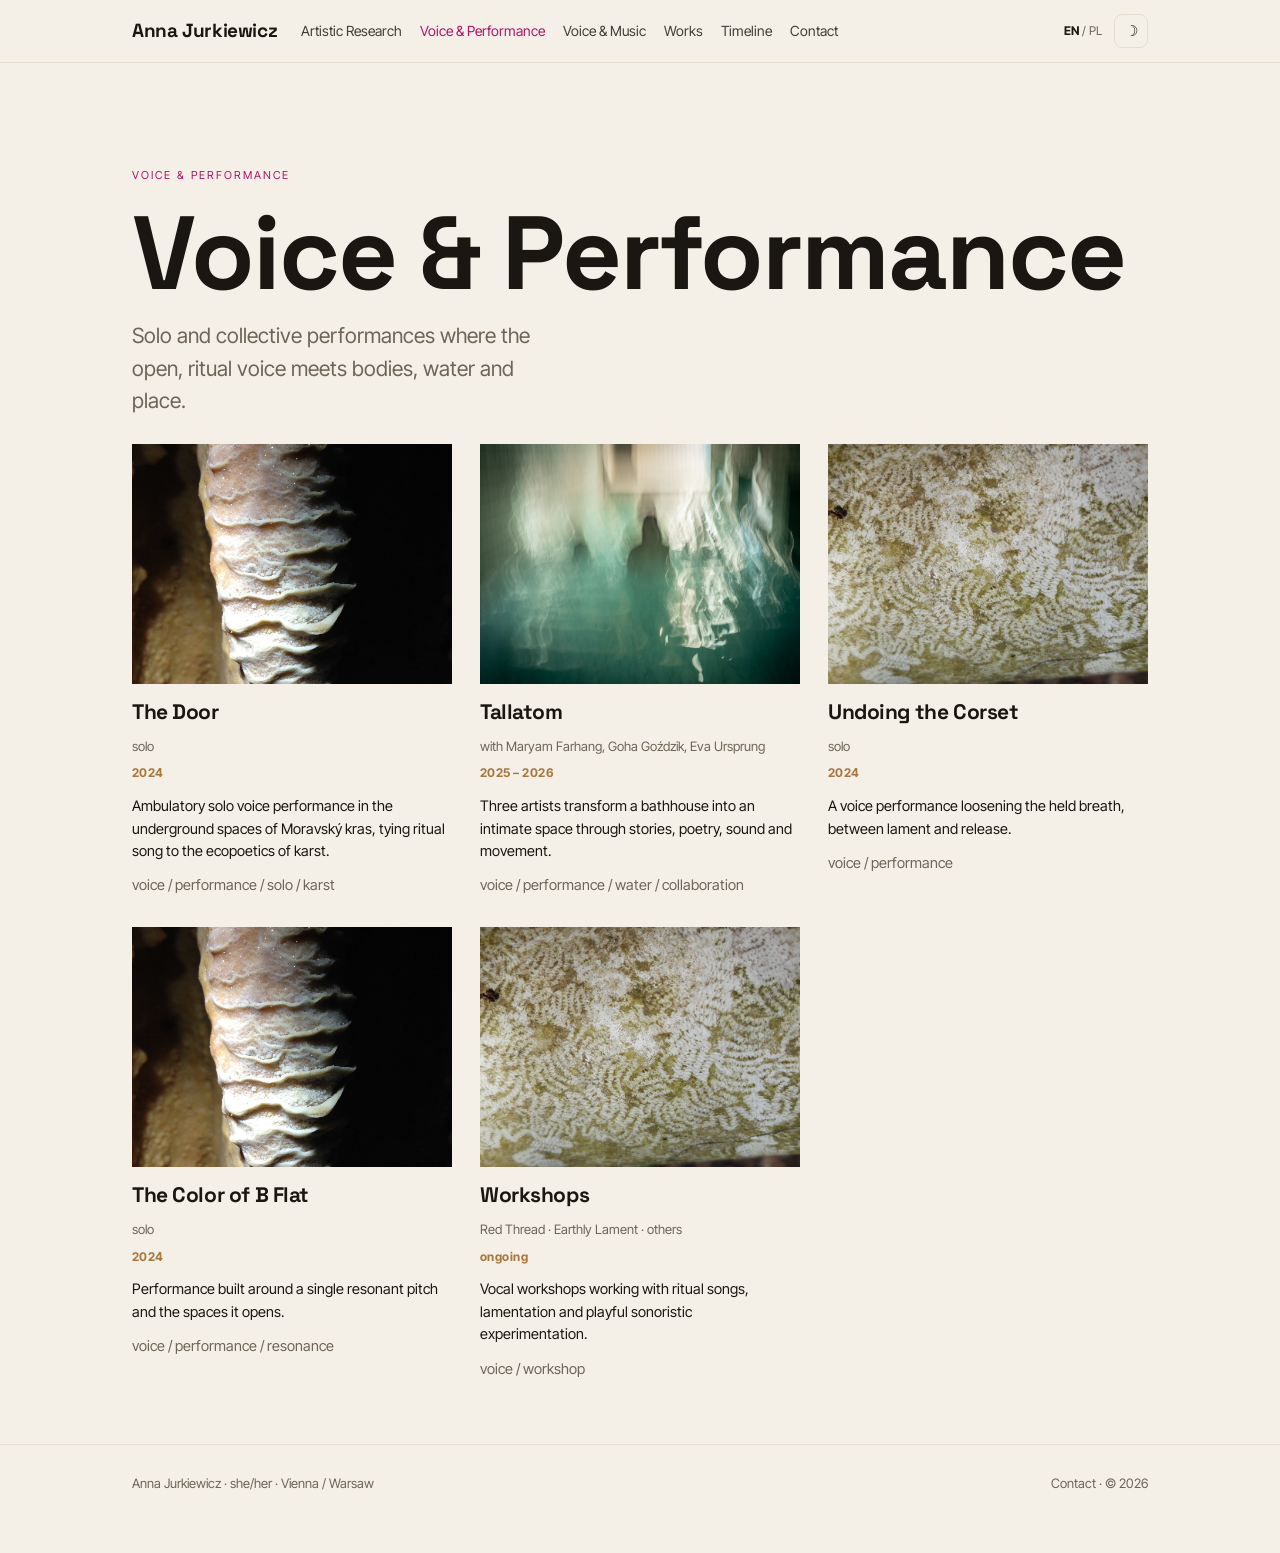
<file: draft/voice-performance.html>
<!DOCTYPE html>
<html lang="en">
<head>
<meta charset="utf-8">
<meta name="viewport" content="width=device-width, initial-scale=1">
<title>Voice &amp; Performance — Anna Jurkiewicz</title>
<script>(function(){try{var t=localStorage.getItem('theme');if(!t){t=matchMedia('(prefers-color-scheme: dark)').matches?'dark':'light';}document.documentElement.setAttribute('data-theme',t);}catch(e){}})();</script>
<link rel="stylesheet" href="../css/site.css">
</head>
<body>

<header class="nav"><div class="wrap">
  <a class="brand" href="index.html">Anna Jurkiewicz</a>
  <nav class="menu" id="menu">
    <a href="research.html">Artistic Research</a>
    <a href="voice-performance.html" aria-current="page">Voice &amp; Performance</a>
    <a href="voice-music.html">Voice &amp; Music</a>
    <a href="works.html">Works</a>
    <a href="timeline.html">Timeline</a>
    <a href="contact.html">Contact</a>
  </nav>
  <span class="navright">
    <span class="lang"><b>EN</b> / PL</span>
    <button class="iconbtn" id="theme" aria-label="toggle theme">☽</button>
    <button class="burger" id="burger" aria-label="menu" aria-expanded="false"><span></span><span></span><span></span></button>
  </span>
</div></header>

<main class="wrap">
  <section class="hero" style="padding-bottom:8px;">
    <p class="kicker">Voice &amp; Performance</p>
    <h1 class="display">Voice &amp; Performance</h1>
    <p class="tagline">Solo and collective performances where the open, ritual voice meets bodies, water and place.</p>
  </section>

  <section class="section" style="padding-top:18px;">
    <div class="grid">

      <article class="preview">
        <a href="the-door.html"><img class="pimg" src="../assets/flowstone.jpg" alt="The Door"></a>
        <h3><a href="the-door.html" style="color:inherit">The Door</a></h3>
        <div class="with">solo</div><div class="yr">2024</div>
        <p>Ambulatory solo voice performance in the underground spaces of Moravský kras, tying ritual song to the ecopoetics of karst.</p>
        <p class="metatags">voice / performance / solo / karst</p>
      </article>

      <article class="preview">
        <a href="tallatom.html"><img class="pimg" src="../assets/tallatom.jpg" alt="Tallatom"></a>
        <h3><a href="tallatom.html" style="color:inherit">Tallatom</a></h3>
        <div class="with">with Maryam Farhang, Goha Goździk, Eva Ursprung</div><div class="yr">2025 – 2026</div>
        <p>Three artists transform a bathhouse into an intimate space through stories, poetry, sound and movement.</p>
        <p class="metatags">voice / performance / water / collaboration</p>
      </article>

      <article class="preview">
        <img class="pimg" src="../assets/springtail.jpg" alt="Undoing the Corset">
        <h3>Undoing the Corset</h3>
        <div class="with">solo</div><div class="yr">2024</div>
        <p>A voice performance loosening the held breath, between lament and release.</p>
        <p class="metatags">voice / performance</p>
      </article>

      <article class="preview">
        <img class="pimg" src="../assets/flowstone.jpg" alt="The Color of B Flat">
        <h3>The Color of B Flat</h3>
        <div class="with">solo</div><div class="yr">2024</div>
        <p>Performance built around a single resonant pitch and the spaces it opens.</p>
        <p class="metatags">voice / performance / resonance</p>
      </article>

      <article class="preview">
        <img class="pimg" src="../assets/springtail.jpg" alt="Workshops">
        <h3>Workshops</h3>
        <div class="with">Red Thread · Earthly Lament · others</div><div class="yr">ongoing</div>
        <p>Vocal workshops working with ritual songs, lamentation and playful sonoristic experimentation.</p>
        <p class="metatags">voice / workshop</p>
      </article>

    </div>
  </section>
</main>

<footer class="footer"><div class="wrap">
  <span>Anna Jurkiewicz · she/her · Vienna / Warsaw</span>
  <span><a href="contact.html">Contact</a> · &copy; <span id="year"></span></span>
</div></footer>

<script src="../js/site.js"></script>
</body>
</html>
</file>
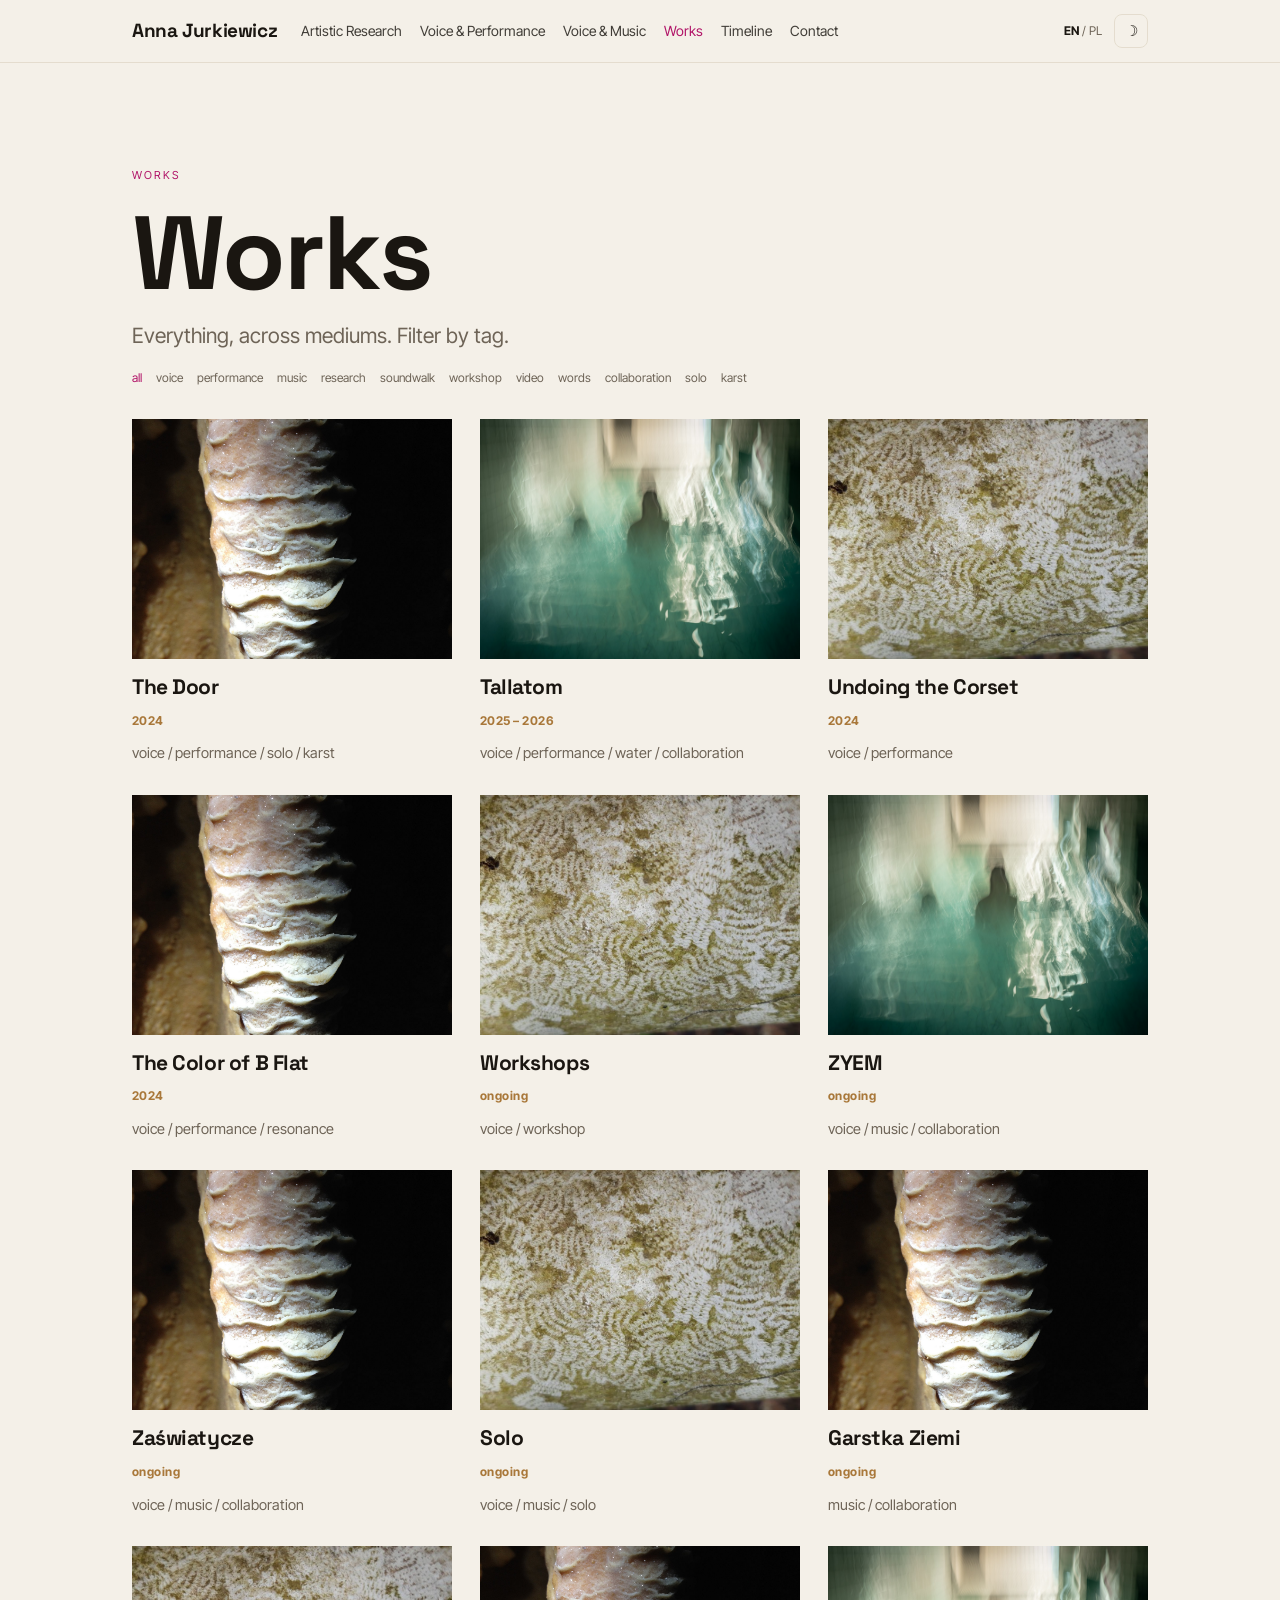
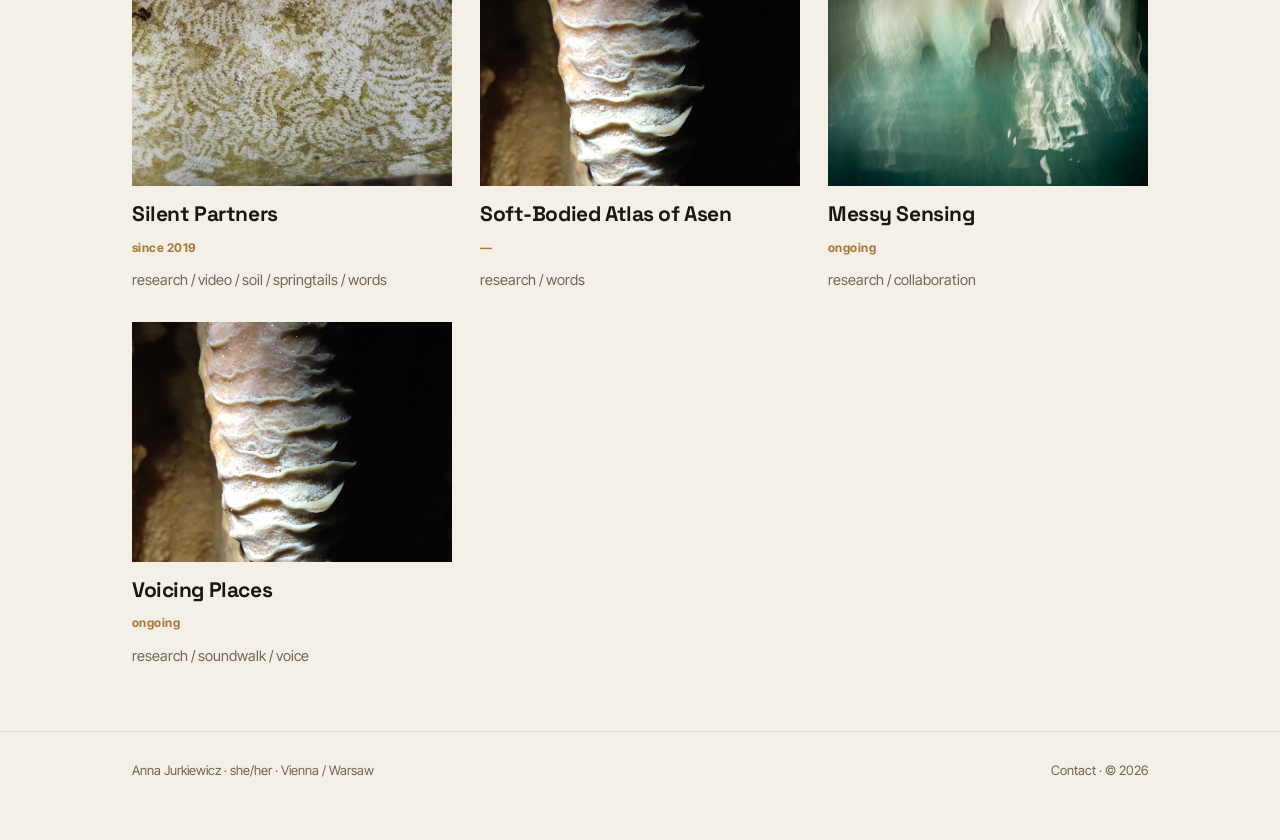
<file: draft/works.html>
<!DOCTYPE html>
<html lang="en">
<head>
<meta charset="utf-8">
<meta name="viewport" content="width=device-width, initial-scale=1">
<title>Works — Anna Jurkiewicz</title>
<script>(function(){try{var t=localStorage.getItem('theme');if(!t){t=matchMedia('(prefers-color-scheme: dark)').matches?'dark':'light';}document.documentElement.setAttribute('data-theme',t);}catch(e){}})();</script>
<link rel="stylesheet" href="../css/site.css">
</head>
<body>

<header class="nav"><div class="wrap">
  <a class="brand" href="index.html">Anna Jurkiewicz</a>
  <nav class="menu" id="menu">
    <a href="research.html">Artistic Research</a>
    <a href="voice-performance.html">Voice &amp; Performance</a>
    <a href="voice-music.html">Voice &amp; Music</a>
    <a href="works.html" aria-current="page">Works</a>
    <a href="timeline.html">Timeline</a>
    <a href="contact.html">Contact</a>
  </nav>
  <span class="navright">
    <span class="lang"><b>EN</b> / PL</span>
    <button class="iconbtn" id="theme" aria-label="toggle theme">☽</button>
    <button class="burger" id="burger" aria-label="menu" aria-expanded="false"><span></span><span></span><span></span></button>
  </span>
</div></header>

<main class="wrap">
  <section class="hero" style="padding-bottom:14px;">
    <p class="kicker">Works</p>
    <h1 class="display">Works</h1>
    <p class="tagline">Everything, across mediums. Filter by tag.</p>
  </section>

  <div class="tags" id="filter" style="margin-bottom:30px;">
    <button class="tag on" data-filter="all">all</button>
    <button class="tag" data-filter="voice">voice</button>
    <button class="tag" data-filter="performance">performance</button>
    <button class="tag" data-filter="music">music</button>
    <button class="tag" data-filter="research">research</button>
    <button class="tag" data-filter="soundwalk">soundwalk</button>
    <button class="tag" data-filter="workshop">workshop</button>
    <button class="tag" data-filter="video">video</button>
    <button class="tag" data-filter="words">words</button>
    <button class="tag" data-filter="collaboration">collaboration</button>
    <button class="tag" data-filter="solo">solo</button>
    <button class="tag" data-filter="karst">karst</button>
  </div>

  <section class="section" style="padding-top:0;">
    <div class="grid">

      <article class="preview" data-tags="voice performance solo karst">
        <a href="the-door.html"><img class="pimg" src="../assets/flowstone.jpg" alt="The Door"></a>
        <h3><a href="the-door.html" style="color:inherit">The Door</a></h3><div class="yr">2024</div>
        <p class="metatags">voice / performance / solo / karst</p>
      </article>

      <article class="preview" data-tags="voice performance water collaboration">
        <a href="tallatom.html"><img class="pimg" src="../assets/tallatom.jpg" alt="Tallatom"></a>
        <h3><a href="tallatom.html" style="color:inherit">Tallatom</a></h3><div class="yr">2025 – 2026</div>
        <p class="metatags">voice / performance / water / collaboration</p>
      </article>

      <article class="preview" data-tags="voice performance">
        <img class="pimg" src="../assets/springtail.jpg" alt="Undoing the Corset">
        <h3>Undoing the Corset</h3><div class="yr">2024</div>
        <p class="metatags">voice / performance</p>
      </article>

      <article class="preview" data-tags="voice performance resonance">
        <img class="pimg" src="../assets/flowstone.jpg" alt="The Color of B Flat">
        <h3>The Color of B Flat</h3><div class="yr">2024</div>
        <p class="metatags">voice / performance / resonance</p>
      </article>

      <article class="preview" data-tags="voice workshop">
        <img class="pimg" src="../assets/springtail.jpg" alt="Workshops">
        <h3>Workshops</h3><div class="yr">ongoing</div>
        <p class="metatags">voice / workshop</p>
      </article>

      <article class="preview" data-tags="voice music collaboration">
        <img class="pimg" src="../assets/tallatom.jpg" alt="ZYEM">
        <h3>ZYEM</h3><div class="yr">ongoing</div>
        <p class="metatags">voice / music / collaboration</p>
      </article>

      <article class="preview" data-tags="voice music collaboration ritual-song">
        <img class="pimg" src="../assets/flowstone.jpg" alt="Zaświatycze">
        <h3>Zaświatycze</h3><div class="yr">ongoing</div>
        <p class="metatags">voice / music / collaboration</p>
      </article>

      <article class="preview" data-tags="voice music solo">
        <img class="pimg" src="../assets/springtail.jpg" alt="Solo">
        <h3>Solo</h3><div class="yr">ongoing</div>
        <p class="metatags">voice / music / solo</p>
      </article>

      <article class="preview" data-tags="music collaboration">
        <img class="pimg" src="../assets/flowstone.jpg" alt="Garstka Ziemi">
        <h3>Garstka Ziemi</h3><div class="yr">ongoing</div>
        <p class="metatags">music / collaboration</p>
      </article>

      <article class="preview" data-tags="research video words karst">
        <img class="pimg" src="../assets/springtail.jpg" alt="Silent Partners">
        <h3>Silent Partners</h3><div class="yr">since 2019</div>
        <p class="metatags">research / video / soil / springtails / words</p>
      </article>

      <article class="preview" data-tags="research words">
        <img class="pimg" src="../assets/flowstone.jpg" alt="Soft-Bodied Atlas of Asen">
        <h3>Soft-Bodied Atlas of Asen</h3><div class="yr">—</div>
        <p class="metatags">research / words</p>
      </article>

      <article class="preview" data-tags="research collaboration">
        <img class="pimg" src="../assets/tallatom.jpg" alt="Messy Sensing">
        <h3>Messy Sensing</h3><div class="yr">ongoing</div>
        <p class="metatags">research / collaboration</p>
      </article>

      <article class="preview" data-tags="research soundwalk voice">
        <img class="pimg" src="../assets/flowstone.jpg" alt="Voicing Places">
        <h3>Voicing Places</h3><div class="yr">ongoing</div>
        <p class="metatags">research / soundwalk / voice</p>
      </article>

    </div>
  </section>
</main>

<footer class="footer"><div class="wrap">
  <span>Anna Jurkiewicz · she/her · Vienna / Warsaw</span>
  <span><a href="contact.html">Contact</a> · &copy; <span id="year"></span></span>
</div></footer>

<script src="../js/site.js"></script>
</body>
</html>
</file>
<file: css/site.css>
/* ============================================================
   Anna Jurkiewicz — full draft. Static, no build step.
   Palette: Karst (warm stone). Fonts: Space Grotesk + Inter Tight.
   Flat layout, minimal tags, dark/light, mobile-first.
   ============================================================ */
@import url('https://fonts.googleapis.com/css2?family=Inter+Tight:wght@400;500;700&family=Space+Grotesk:wght@500;700&display=swap');

:root{
  --bg:#F4F0E8; --surface:#FBF8F2; --line:#E4DCCE; --text:#1A1611; --muted:#6E6457; --accent:#B11468; --accent2:#A9783A;
  --font-display:"Space Grotesk", system-ui, sans-serif;
  --font-body:"Inter Tight", system-ui, sans-serif;
  --maxw:1080px;
}
:root[data-theme="dark"]{
  --bg:#15110C; --surface:#211B13; --line:#362D20; --text:#EDE5D7; --muted:#9C8F7C; --accent:#EE73AC; --accent2:#CFA160;
}

*{ box-sizing:border-box; }
html{ scroll-behavior:smooth; }
body{ margin:0; background:var(--bg); color:var(--text); font-family:var(--font-body);
  font-size:16px; line-height:1.55; -webkit-font-smoothing:antialiased;
  transition:background .3s ease, color .3s ease; }
img{ max-width:100%; display:block; }
a{ color:var(--accent); text-decoration:none; }
a:hover{ text-decoration:underline; text-underline-offset:3px; }
.wrap{ max-width:var(--maxw); margin:0 auto; padding:0 clamp(16px,4vw,32px); }
.display{ font-family:var(--font-display); font-weight:700; letter-spacing:-0.02em; line-height:1.02; }
.muted{ color:var(--muted); }

/* ---------- NAV ---------- */
.nav{ position:sticky; top:0; z-index:40; background:color-mix(in srgb,var(--bg) 92%, transparent);
  border-bottom:1px solid var(--line); }
.nav .wrap{ display:flex; align-items:center; gap:18px; height:62px; }
.brand{ font-family:var(--font-display); font-weight:700; letter-spacing:-0.02em; font-size:19px; color:var(--text); }
.menu{ display:flex; gap:18px; margin-left:6px; font-size:14px; }
.menu a{ color:var(--text); opacity:.82; }
.menu a:hover,.menu a[aria-current="page"]{ opacity:1; color:var(--accent); text-decoration:none; }
.navright{ margin-left:auto; display:flex; align-items:center; gap:12px; }
.lang{ font-size:12px; color:var(--muted); } .lang b{ color:var(--text); }
.iconbtn{ background:none; border:1px solid var(--line); color:var(--text); width:34px; height:34px; border-radius:8px;
  cursor:pointer; font-size:15px; display:inline-flex; align-items:center; justify-content:center; }
.iconbtn:hover{ border-color:var(--muted); }
.burger{ display:none; flex-direction:column; gap:4px; background:none; border:0; cursor:pointer; padding:6px; }
.burger span{ width:22px; height:2px; background:var(--text); display:block; transition:transform .2s; }

@media (max-width:720px){
  .menu{ position:fixed; inset:62px 0 auto 0; flex-direction:column; gap:0; background:var(--bg);
    border-bottom:1px solid var(--line); padding:8px 0; transform:translateY(-120%); transition:transform .25s ease; }
  .menu.open{ transform:translateY(0); }
  .menu a{ padding:14px clamp(16px,4vw,32px); font-size:16px; border-top:1px solid var(--line); }
  .burger{ display:flex; }
}

/* ---------- HERO / SECTIONS ---------- */
.hero{ padding:clamp(48px,9vw,104px) 0 clamp(28px,5vw,52px); }
.hero h1{ font-size:clamp(46px,9vw,104px); margin:0 0 14px; }
.tagline{ font-size:clamp(16px,2.2vw,21px); color:var(--muted); max-width:36ch; margin:0; }
.section{ padding:clamp(30px,6vw,64px) 0 0; }
.kicker{ font-size:11px; letter-spacing:.18em; text-transform:uppercase; color:var(--accent); margin:0 0 16px; }
.section h2{ font-family:var(--font-display); font-weight:700; letter-spacing:-0.02em; font-size:clamp(26px,4vw,40px); margin:0 0 22px; }
.lead{ font-size:clamp(17px,2vw,20px); max-width:60ch; }
.prose{ max-width:64ch; } .prose p{ margin:0 0 14px; }

/* ---------- PUDDLES (landing) ---------- */
.puddles{ display:flex; gap:16px; flex-wrap:wrap; margin:8px 0 0; }
.puddle{ width:132px; }
.puddle a{ display:block; }
.puddle img{ width:132px; height:132px; object-fit:cover; transition:transform .35s ease, filter .35s ease; filter:saturate(1.05);
  clip-path:path("M66,3 C99,3 129,27 129,64 C129,99 102,129 66,129 C31,129 3,100 3,64 C3,28 33,3 66,3 Z"); }
.puddle a:hover img{ transform:scale(1.05) rotate(-1deg); filter:saturate(1.15); }
.puddle .cap{ font-size:11px; color:var(--muted); text-align:center; margin-top:7px; }

/* ---------- PREVIEW GRID ---------- */
.grid{ display:grid; grid-template-columns:repeat(auto-fill,minmax(280px,1fr)); gap:30px 28px; }
.preview{ display:flex; flex-direction:column; gap:8px; }
.preview .pimg{ width:100%; aspect-ratio:4/3; object-fit:cover; background:var(--surface); }
.preview h3{ font-family:var(--font-display); font-weight:700; letter-spacing:-0.02em; font-size:21px; margin:4px 0 0; }
.preview .with{ color:var(--muted); font-size:13px; }
.preview .yr{ color:var(--accent2); font-size:12px; font-weight:700; letter-spacing:.04em; }
.preview p{ margin:4px 0 0; font-size:14.5px; }

/* ---------- TAGS (small, frameless) ---------- */
.tags{ display:flex; flex-wrap:wrap; gap:3px 14px; font-size:12px; letter-spacing:.01em; }
.tag{ color:var(--muted); cursor:pointer; padding:2px 0; background:none; border:0; font:inherit; transition:color .15s; }
.tag:hover{ color:var(--text); } .tag.on{ color:var(--accent); }
.metatags{ font-size:12px; color:var(--muted); }

/* ---------- EVENTS ---------- */
.events{ display:flex; flex-direction:column; }
.ev{ display:flex; gap:14px; padding:12px 0; font-size:15px; align-items:baseline;
  border-bottom:1px solid color-mix(in srgb,var(--line) 65%, transparent); }
.ev:last-child{ border-bottom:0; }
.ev .d{ flex:0 0 104px; color:var(--accent2); font-weight:700; font-size:13px; }
.ev .w{ flex:1; } .ev .w b{ font-weight:700; } .ev .more{ white-space:nowrap; }
@media (max-width:560px){ .ev{ flex-wrap:wrap; } .ev .d{ flex-basis:100%; } }

/* ---------- TIMELINE STRATA ---------- */
.strata{ display:flex; flex-direction:column; gap:3px; }
.band{ position:relative; padding:16px 18px; color:#fff; overflow:hidden; border-radius:4px; }
.band::before{ content:""; position:absolute; inset:0; background-image:url(../assets/flowstone.jpg);
  background-size:cover; background-position:center; filter:grayscale(.25) brightness(.55) contrast(1.1); }
.band::after{ content:""; position:absolute; inset:0;
  background:linear-gradient(90deg, color-mix(in srgb,var(--accent) 62%, #000 28%), transparent 80%); }
.band>*{ position:relative; z-index:1; }
.band .yrn{ font-family:var(--font-display); font-weight:700; font-size:24px; }

/* ---------- PROJECT PAGE ---------- */
.project-hero img{ width:100%; max-height:52vh; object-fit:cover; }
.project-head{ padding:28px 0 0; }
.project-head h1{ font-family:var(--font-display); font-weight:700; letter-spacing:-0.02em; font-size:clamp(32px,6vw,56px); margin:0 0 8px; }
.project-meta{ color:var(--muted); font-size:14px; margin:0 0 4px; }
.linkrow{ display:flex; flex-wrap:wrap; gap:10px; margin:18px 0 0; }
.btn{ display:inline-block; border:1px solid var(--line); color:var(--text); padding:8px 16px; border-radius:8px; font-size:14px; }
.btn:hover{ border-color:var(--accent); color:var(--accent); text-decoration:none; }
.btn.solid{ background:var(--accent); color:#fff; border-color:var(--accent); }
.btn.solid:hover{ color:#fff; opacity:.92; }

/* ---------- HUB (root index) ---------- */
.hub{ display:grid; grid-template-columns:repeat(auto-fit,minmax(240px,1fr)); gap:22px; margin:8px 0 0; }
.hubcard{ display:block; border:1px solid var(--line); border-radius:12px; overflow:hidden; color:var(--text); background:var(--surface); transition:transform .2s ease, border-color .2s ease; }
.hubcard:hover{ transform:translateY(-3px); border-color:var(--accent); text-decoration:none; }
.hubcard .thumb{ aspect-ratio:16/10; background-size:cover; background-position:center; }
.hubcard .body{ padding:16px 18px; }
.hubcard h3{ font-family:var(--font-display); font-weight:700; margin:0 0 4px; font-size:19px; }
.hubcard p{ margin:0; color:var(--muted); font-size:14px; }
.tag-pill{ display:inline-block; font-size:11px; letter-spacing:.1em; text-transform:uppercase; color:var(--accent2); }

/* ---------- FOOTER ---------- */
.footer{ margin-top:64px; border-top:1px solid var(--line); padding:28px 0 60px; color:var(--muted); font-size:13px; }
.footer .wrap{ display:flex; justify-content:space-between; flex-wrap:wrap; gap:10px; }
.footer a{ color:var(--muted); } .footer a:hover{ color:var(--accent); }

.note{ background:var(--surface); border:1px solid var(--line); border-radius:10px; padding:14px 18px; font-size:14px; color:var(--muted); }

/* ---------- MINIMAL LANDING (home only): name + subtle subtitle; reveal on scroll/mouse ---------- */
body.home .hero{ min-height:calc(100vh - 62px); display:flex; flex-direction:column; justify-content:center; padding-top:0; padding-bottom:0; }
body.home .hero h1{ font-size:clamp(34px,6vw,64px); }
body.home .hero .tagline{ font-size:clamp(14px,1.8vw,17px); }
.hint{ font-size:11px; letter-spacing:.22em; text-transform:uppercase; color:var(--muted); opacity:.6; transition:opacity .6s ease; margin-top:26px; }
html.awake .hint{ opacity:0; pointer-events:none; }
body.home .nav, body.home .footer, body.home main>*, body.home .hero .puddles{ transition:opacity 3s ease; }
html:not(.awake) body.home .nav,
html:not(.awake) body.home .footer,
html:not(.awake) body.home main>*:not(.hero),
html:not(.awake) body.home .hero .puddles{ opacity:0; pointer-events:none; }

/* ---------- lofi background video loop (home; fixed, content scrolls over) ---------- */
.bgvideo{ position:fixed; inset:0; width:100%; height:100%; object-fit:cover; z-index:-3; pointer-events:none; filter:grayscale(.25) saturate(.85) brightness(.82) contrast(1.02); }
.bgscrim{ position:fixed; inset:0; z-index:-2; pointer-events:none; background:color-mix(in srgb, var(--bg) 60%, transparent); }
@media (prefers-reduced-motion: reduce){ .bgvideo{ display:none; } }
</file>
